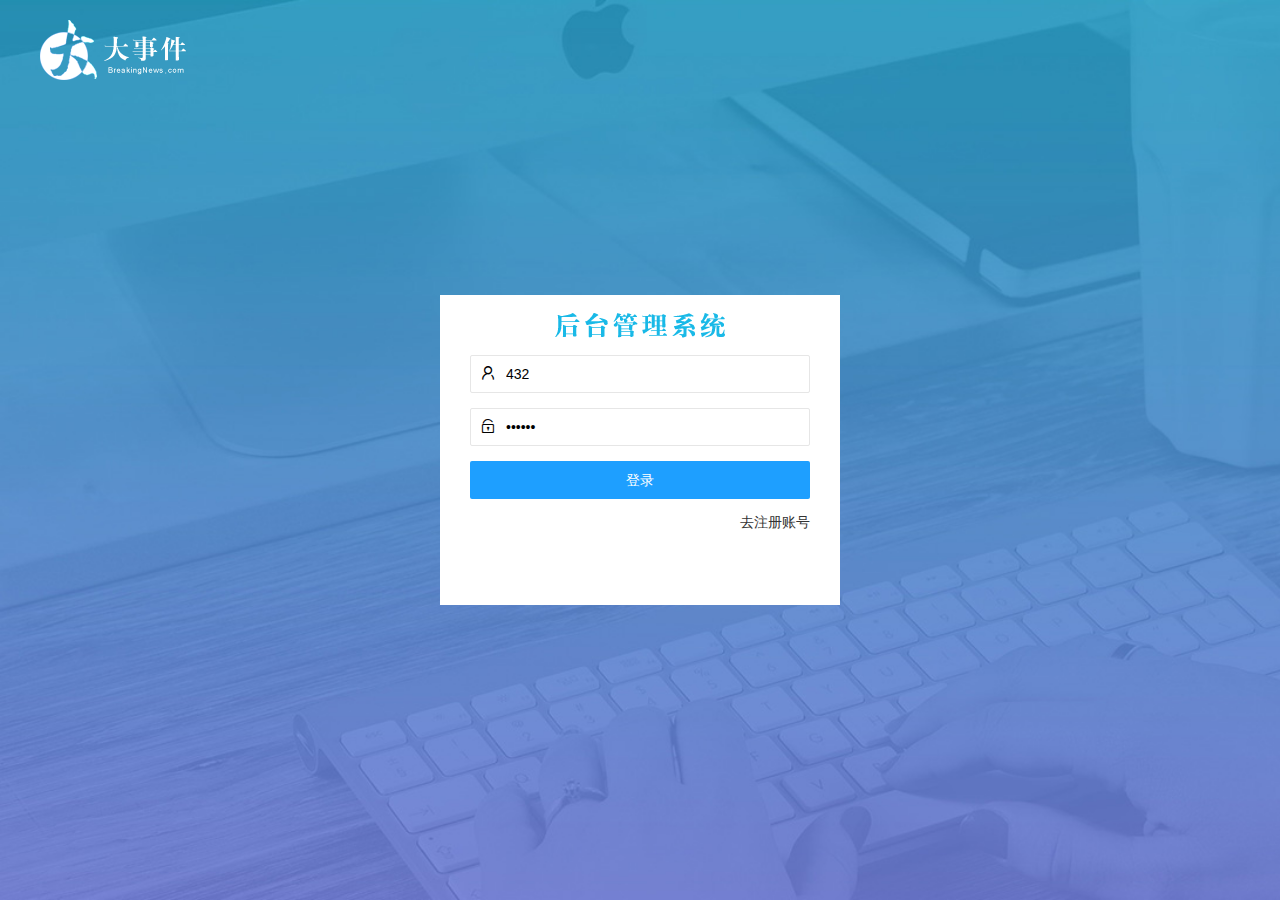
<file: login.html>
<!DOCTYPE html>
<html lang="en">

<head>
    <meta charset="UTF-8">
    <meta http-equiv="X-UA-Compatible" content="IE=edge">
    <meta name="viewport" content="width=device-width, initial-scale=1.0">
    <title>大事件-登录页面</title>
    <!-- 引入 layui css 文件 -->
    <link rel="stylesheet" href="./assets/lib/layui/css/layui.css">
    <!-- 引入自己的css文件 -->
    <link rel="stylesheet" href="./assets/css/login.css">
</head>

<body>
    <!-- 头部区域 -->
    <div class="header">
        <img src="/assets/images/logo.png" alt="">
    </div>

    <!-- 登录区域 -->

    <div class="loginBox">
        <!-- 登录头部标题 -->
        <div class="titele"></div>

        <!-- 登录表单 -->
        <div class="login-box">
            <form class="layui-form" id="form_login">
                <div class="layui-form-item">
                    <i class="layui-icon layui-icon-username"></i>
                    <input value="432" type="text" name="username" required lay-verify="required" placeholder="请输入用户名"
                        autocomplete="off" class="layui-input">

                </div>
                <div class="layui-form-item">
                    <i class="layui-icon layui-icon-password"></i>
                    <input value="432432" type="password" name="password" required lay-verify="required|pwd"
                        placeholder="请输入密码" autocomplete="off" class="layui-input">
                </div>

                <div class="layui-form-item">
                    <button class="layui-btn layui-btn-fluid layui-btn-normal" lay-submit
                        lay-filter="formDemo">登录</button>
                </div>
                <div class="layui-form-item links">
                    <a href="javascript:;" id="link-reg">去注册账号</a>
                </div>
            </form>
        </div>


        <!-- 注册表单 -->
        <div class="reg-box" style="display: none;">

            <form class="layui-form" id="form_reg">
                <!-- 用户名 -->
                <div class="layui-form-item">
                    <i class="layui-icon layui-icon-username"></i>
                    <input type="text" name="username" required lay-verify="required" placeholder="请输入用户名"
                        autocomplete="off" class="layui-input">
                </div>
                <!-- 密码 -->
                <div class="layui-form-item">
                    <i class="layui-icon layui-icon-password"></i>
                    <input type="text" name="password" required lay-verify="required|pwd" placeholder="请输入密码"
                        autocomplete="off" class="layui-input">
                </div>
                <!-- 再次确认密码 -->
                <div class="layui-form-item">
                    <i class="layui-icon layui-icon-password"></i>
                    <input type="text" name="repassword" required lay-verify="required|pwd|repwd" placeholder="再次确认密码"
                        autocomplete="off" class="layui-input">
                </div>

                <div class="layui-form-item">
                    <button class="layui-btn layui-btn-fluid layui-btn-normal" lay-submit
                        lay-filter="formDemo">注册</button>
                </div>
                <div class="layui-form-item links">
                    <a href="javascript:;" id="link-login">去登录</a>
                </div>
            </form>


        </div>

    </div>




    <!-- layui 的 介绍文件个jQuery 文件没有关联 -->
    <script src="/assets/lib/layui/layui.all.js"></script>
    <!-- 引入jQuery -->
    <script src="/assets/lib/jquery.js"></script>
    <!-- 引入baseAPI 优化服务器路径地址 -->
    <script src="/assets/js/baseAPI.js"></script>
    <!-- 引入自己的js -->
    <script src="/assets/js/login.js"></script>
</body>

</html>
</file>
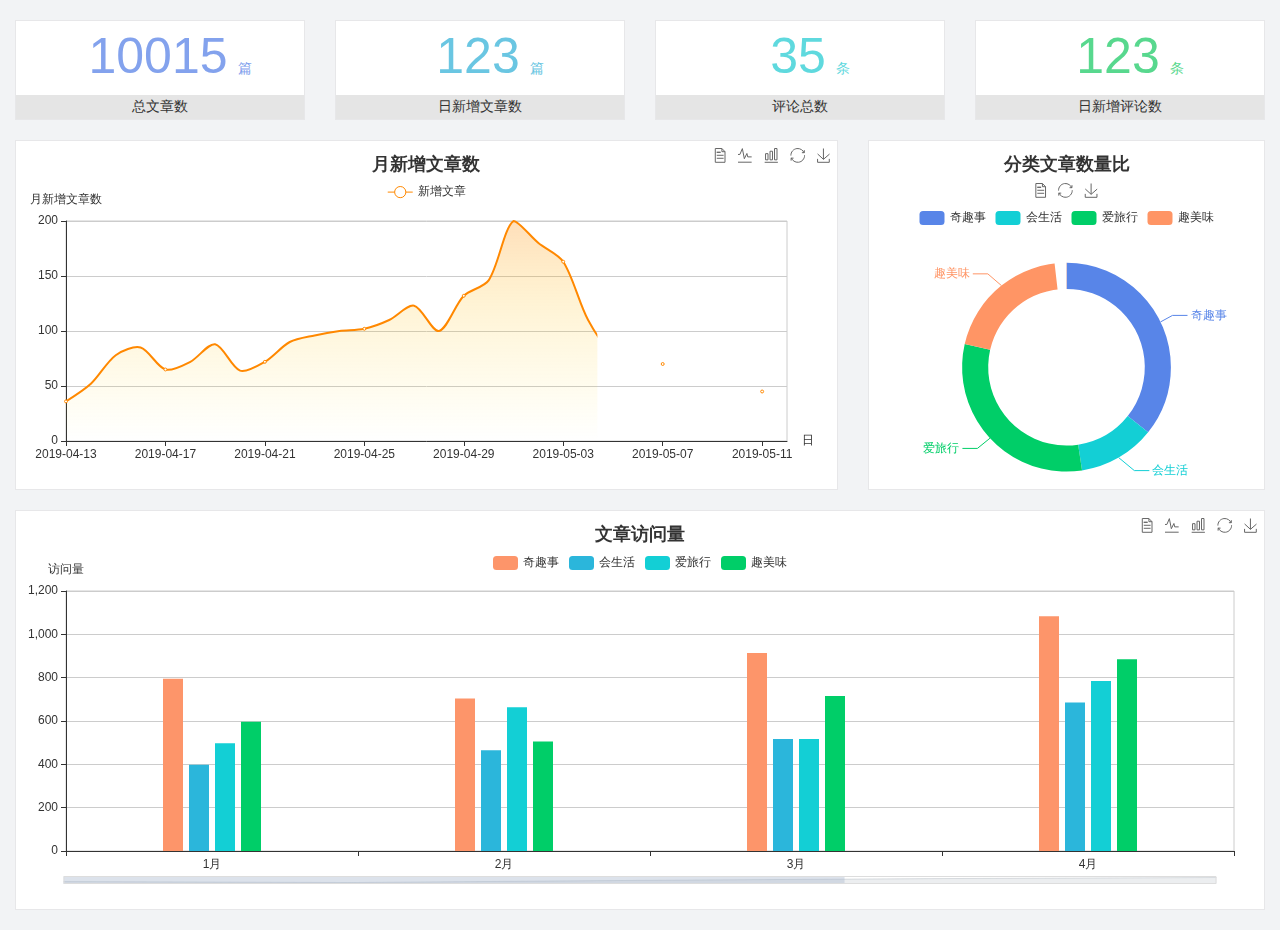
<file: home/dashboard.html>
<!DOCTYPE html>
<html lang="en">

<head>
  <meta charset="UTF-8">
  <meta name="viewport" content="width=device-width, initial-scale=1.0">
  <meta http-equiv="X-UA-Compatible" content="ie=edge">
  <title>图表统计</title>
  <link rel="stylesheet" href="../assets/lib/bootstrap.css" />
  <link rel="stylesheet" href="../assets/lib/main.css" />
  <script src="../assets/lib/jquery.js"></script>
  <script type="text/javascript" src="../assets/lib/echarts.min.js"></script>
</head>

<body>
  <div class="container-fluid">
    <div class="row spannel_list">
      <div class="col-sm-3 col-xs-6">
        <div class="spannel">
          <em>10015</em><span>篇</span>
          <b>总文章数</b>
        </div>
      </div>
      <div class="col-sm-3 col-xs-6">
        <div class="spannel scolor01">
          <em>123</em><span>篇</span>
          <b>日新增文章数</b>
        </div>
      </div>
      <div class="col-sm-3 col-xs-6">
        <div class="spannel scolor02">
          <em>35</em><span>条</span>
          <b>评论总数</b>
        </div>
      </div>
      <div class="col-sm-3 col-xs-6">
        <div class="spannel scolor03">
          <em>123</em><span>条</span>
          <b>日新增评论数</b>
        </div>
      </div>
    </div>
  </div>

  <div class="container-fluid">
    <div class="row curve-pie">
      <div class="col-lg-8 col-md-8">
        <div class="gragh_pannel" id="curve_show"></div>
      </div>
      <div class="col-lg-4 col-md-4">
        <div class="gragh_pannel" id="pie_show"></div>
      </div>
    </div>
  </div>

  <div class="container-fluid">
    <div class="column_pannel" id="column_show"></div>
  </div>

  <script>
    var oChart = echarts.init(document.getElementById('curve_show'));
    var aList_all = [
      { 'count': 36, 'date': '2019-04-13' },
      { 'count': 52, 'date': '2019-04-14' },
      { 'count': 78, 'date': '2019-04-15' },
      { 'count': 85, 'date': '2019-04-16' },
      { 'count': 65, 'date': '2019-04-17' },
      { 'count': 72, 'date': '2019-04-18' },
      { 'count': 88, 'date': '2019-04-19' },
      { 'count': 64, 'date': '2019-04-20' },
      { 'count': 72, 'date': '2019-04-21' },
      { 'count': 90, 'date': '2019-04-22' },
      { 'count': 96, 'date': '2019-04-23' },
      { 'count': 100, 'date': '2019-04-24' },
      { 'count': 102, 'date': '2019-04-25' },
      { 'count': 110, 'date': '2019-04-26' },
      { 'count': 123, 'date': '2019-04-27' },
      { 'count': 100, 'date': '2019-04-28' },
      { 'count': 132, 'date': '2019-04-29' },
      { 'count': 146, 'date': '2019-04-30' },
      { 'count': 200, 'date': '2019-05-01' },
      { 'count': 180, 'date': '2019-05-02' },
      { 'count': 163, 'date': '2019-05-03' },
      { 'count': 110, 'date': '2019-05-04' },
      { 'count': 80, 'date': '2019-05-05' },
      { 'count': 82, 'date': '2019-05-06' },
      { 'count': 70, 'date': '2019-05-07' },
      { 'count': 65, 'date': '2019-05-08' },
      { 'count': 54, 'date': '2019-05-09' },
      { 'count': 40, 'date': '2019-05-10' },
      { 'count': 45, 'date': '2019-05-11' },
      { 'count': 38, 'date': '2019-05-12' },
    ];

    let aCount = [];
    let aDate = [];

    for (var i = 0; i < aList_all.length; i++) {
      aCount.push(aList_all[i].count);
      aDate.push(aList_all[i].date);
    }

    var chartopt = {
      title: {
        text: '月新增文章数',
        left: 'center',
        top: '10'
      },
      tooltip: {
        trigger: 'axis'
      },
      legend: {
        data: ['新增文章'],
        top: '40'
      },
      toolbox: {
        show: true,
        feature: {
          mark: { show: true },
          dataView: { show: true, readOnly: false },
          magicType: { show: true, type: ['line', 'bar'] },
          restore: { show: true },
          saveAsImage: { show: true }
        }
      },
      calculable: true,
      xAxis: [
        {
          name: '日',
          type: 'category',
          boundaryGap: false,
          data: aDate
        }
      ],
      yAxis: [
        {
          name: '月新增文章数',
          type: 'value'
        }
      ],
      series: [
        {
          name: '新增文章',
          type: 'line',
          smooth: true,
          itemStyle: { normal: { areaStyle: { type: 'default' }, color: '#f80' }, lineStyle: { color: '#f80' } },
          data: aCount
        }],
      areaStyle: {
        normal: {
          color: new echarts.graphic.LinearGradient(0, 0, 0, 1, [{
            offset: 0,
            color: 'rgba(255,136,0,0.39)'
          }, {
            offset: .34,
            color: 'rgba(255,180,0,0.25)'
          }, {
            offset: 1,
            color: 'rgba(255,222,0,0.00)'
          }])

        }
      },
      grid: {
        show: true,
        x: 50,
        x2: 50,
        y: 80,
        height: 220
      }
    };

    oChart.setOption(chartopt);


    var oPie = echarts.init(document.getElementById('pie_show'));
    var oPieopt =
    {
      title: {
        top: 10,
        text: '分类文章数量比',
        x: 'center'
      },
      tooltip: {
        trigger: 'item',
        formatter: "{a} <br/>{b} : {c} ({d}%)"
      },
      color: ['#5885e8', '#13cfd5', '#00ce68', '#ff9565'],
      legend: {
        x: 'center',
        top: 65,
        data: ['奇趣事', '会生活', '爱旅行', '趣美味']
      },
      toolbox: {
        show: true,
        x: 'center',
        top: 35,
        feature: {
          mark: { show: true },
          dataView: { show: true, readOnly: false },
          magicType: {
            show: true,
            type: ['pie', 'funnel'],
            option: {
              funnel: {
                x: '25%',
                width: '50%',
                funnelAlign: 'left',
                max: 1548
              }
            }
          },
          restore: { show: true },
          saveAsImage: { show: true }
        }
      },
      calculable: true,
      series: [
        {
          name: '访问来源',
          type: 'pie',
          radius: ['45%', '60%'],
          center: ['50%', '65%'],
          data: [
            { value: 300, name: '奇趣事' },
            { value: 100, name: '会生活' },
            { value: 260, name: '爱旅行' },
            { value: 180, name: '趣美味' }
          ]
        }
      ]
    };
    oPie.setOption(oPieopt);



    var oColumn = this.echarts.init(document.getElementById('column_show'));
    var oColumnopt =
    {
      title: {
        text: '文章访问量',
        left: 'center',
        top: '10'
      },
      tooltip: {
        trigger: 'axis'
      },
      legend: {
        data: ['奇趣事', '会生活', '爱旅行', '趣美味'],
        top: '40'
      },
      toolbox: {
        show: true,
        feature: {
          mark: { show: true },
          dataView: { show: true, readOnly: false },
          magicType: { show: true, type: ['line', 'bar'] },
          restore: { show: true },
          saveAsImage: { show: true }
        }
      },
      calculable: true,
      xAxis: [
        {
          type: 'category',
          data: ['1月', '2月', '3月', '4月', '5月']
        }
      ],
      yAxis: [
        {
          name: '访问量',
          type: 'value'
        }
      ],
      series: [
        {
          name: '奇趣事',
          type: 'bar',
          barWidth: 20,
          itemStyle: {
            normal: { areaStyle: { type: 'default' }, color: '#fd956a' }
          },
          data: [800, 708, 920, 1090, 1200]
        },
        {
          name: '会生活',
          type: 'bar',
          barWidth: 20,
          itemStyle: {
            normal: { areaStyle: { type: 'default' }, color: '#2bb6db' }
          },
          data: [400, 468, 520, 690, 800]
        },
        {
          name: '爱旅行',
          type: 'bar',
          barWidth: 20,
          itemStyle: {
            normal: { areaStyle: { type: 'default' }, color: '#13cfd5' }
          },
          data: [500, 668, 520, 790, 900]
        },
        {
          name: '趣美味',
          type: 'bar',
          barWidth: 20,
          itemStyle: {
            normal: { areaStyle: { type: 'default' }, color: '#00ce68' }
          },
          data: [600, 508, 720, 890, 1000]
        }
      ],
      grid: {
        show: true,
        x: 50,
        x2: 30,
        y: 80,
        height: 260
      },
      dataZoom: [//给x轴设置滚动条
        {
          start: 0,//默认为0
          end: 100 - 1000 / 31,//默认为100
          type: 'slider',
          show: true,
          xAxisIndex: [0],
          handleSize: 0,//滑动条的 左右2个滑动条的大小
          height: 8,//组件高度
          left: 45, //左边的距离
          right: 50,//右边的距离
          bottom: 26,//右边的距离
          handleColor: '#ddd',//h滑动图标的颜色
          handleStyle: {
            borderColor: "#cacaca",
            borderWidth: "1",
            shadowBlur: 2,
            background: "#ddd",
            shadowColor: "#ddd",
          }
        }]
    };
    oColumn.setOption(oColumnopt);
  </script>
</body>

</html>
</file>
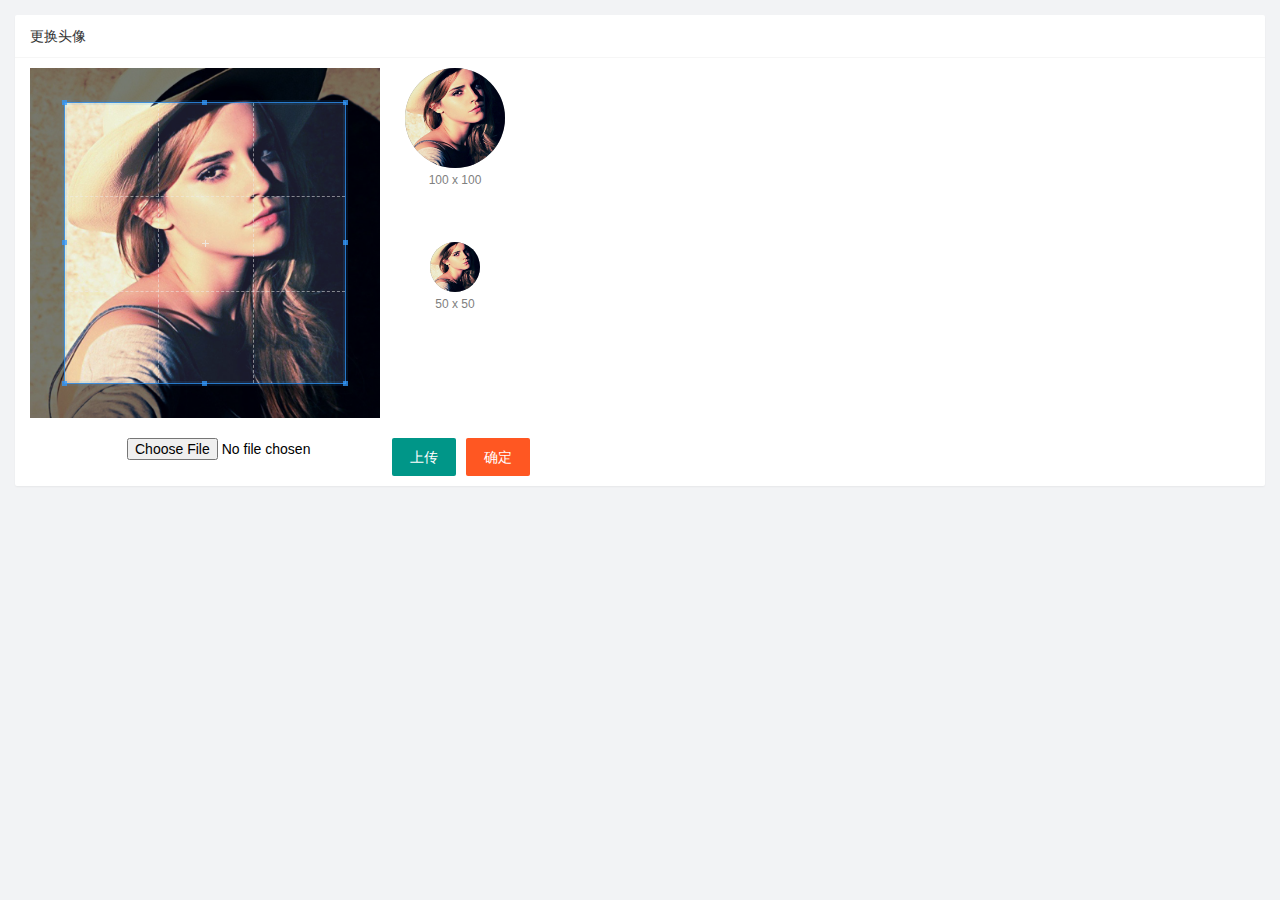
<file: user/user_avatar.html>
<!DOCTYPE html>
<html lang="en">

<head>
    <meta charset="UTF-8">
    <meta http-equiv="X-UA-Compatible" content="IE=edge">
    <meta name="viewport" content="width=device-width, initial-scale=1.0">
    <title>Document</title>
    <link rel="stylesheet" href="/assets/lib/layui/css/layui.css">
    <link rel="stylesheet" href="/assets/lib/cropper/cropper.css">
    <link rel="stylesheet" href="/assets/css/user/user_avatar.css">
</head>

<body>
    <div class="layui-card">
        <div class="layui-card-header">更换头像</div>
        <div class="layui-card-body">
            <!-- 第一行的图片裁剪和预览区域 -->
            <div class="row1">
                <!-- 图片裁剪区域 -->
                <div class="cropper-box">
                    <!-- 这个 img 标签很重要，将来会把它初始化为裁剪区域 -->
                    <img id="image" src="/assets/images/sample.jpg" />
                </div>
                <!-- 图片的预览区域 -->
                <div class="preview-box">
                    <div>
                        <!-- 宽高为 100px 的预览区域 -->
                        <div class="img-preview w100"></div>
                        <p class="size">100 x 100</p>
                    </div>
                    <div>
                        <!-- 宽高为 50px 的预览区域 -->
                        <div class="img-preview w50"></div>
                        <p class="size">50 x 50</p>
                    </div>
                </div>
            </div>

            <!-- 第二行的按钮区域 -->
            <div class="row2">
                <input type="file" id="file" accept="image/png,image/jpeg">
                <button id="btnChooseImage" type="button" class="layui-btn">上传</button>
                <button id="btnUpload" type="button" class="layui-btn layui-btn-danger">确定</button>
            </div>
        </div>
    </div>


    <!-- 导入 layui.all.js -->
    <script src="/assets/lib/layui/layui.all.js"></script>
    <!-- 导入 jQuery.js -->
    <script src="/assets/lib/jquery.js"></script>
    <!-- 导入 Cropper.js -->
    <script src="/assets/lib/cropper/Cropper.js"></script>
    <!-- 导入 jquery-cropper.js(将 Cropper 里的方法挂载到 jQuery 原型上) -->
    <script src="/assets/lib/cropper/jquery-cropper.js"></script>
    <!-- 导入 baseAPI.js -->
    <script src="/assets/js/baseAPI.js"></script>
    <!-- 导入自己的 js 文件 -->
    <script src="/assets/js/user/user_avatar.js"></script>
</body>

</html>
</file>
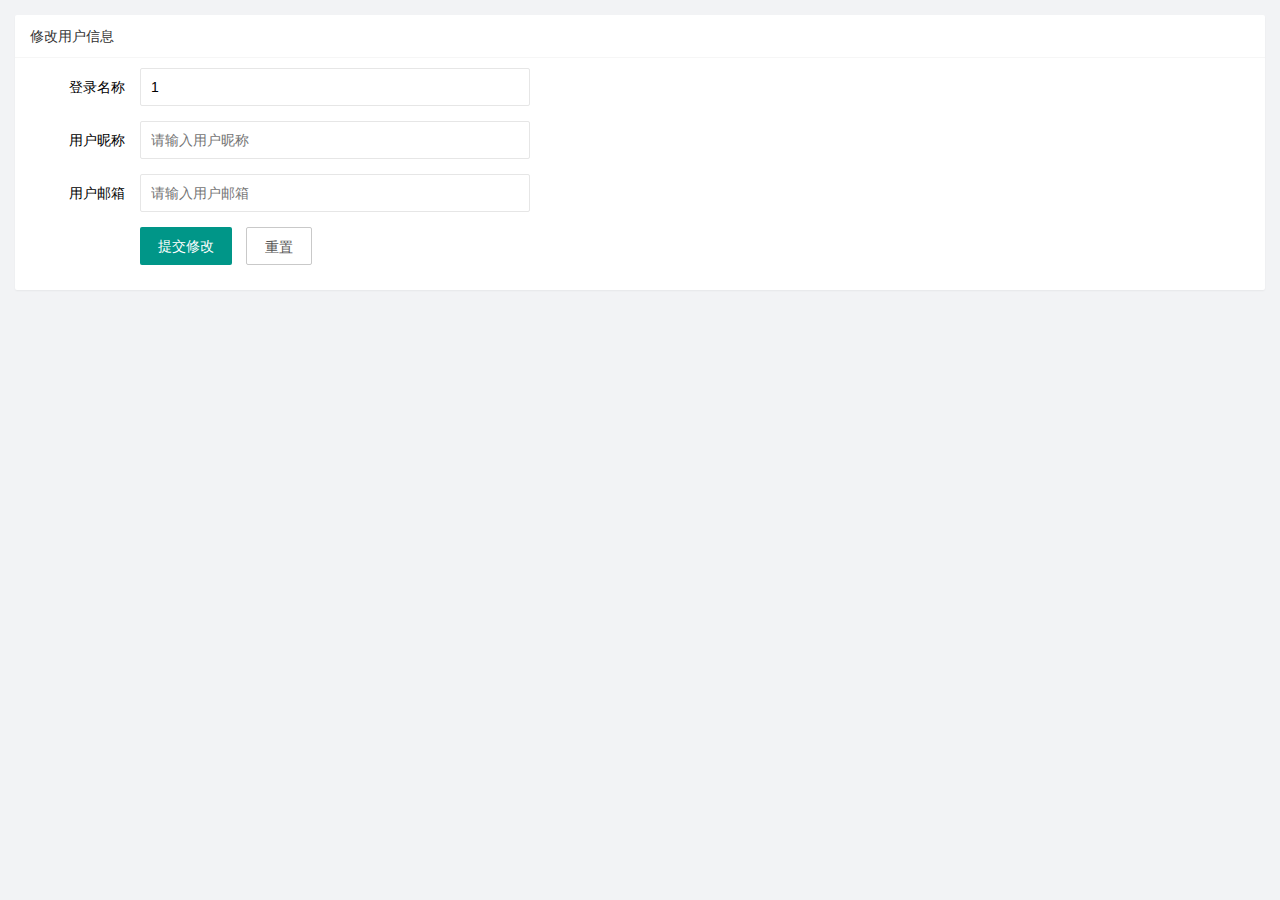
<file: user/user_info.html>
<!DOCTYPE html>
<html lang="en">

<head>
    <meta charset="UTF-8">
    <meta http-equiv="X-UA-Compatible" content="IE=edge">
    <meta name="viewport" content="width=device-width, initial-scale=1.0">
    <title>Document</title>
    <link rel="stylesheet" href="/assets/lib/layui/css/layui.css">
    <link rel="stylesheet" href="/assets/css/user/user_info.css">
</head>

<body>
    <div class="layui-card">
        <div class="layui-card-header">修改用户信息</div>
        <div class="layui-card-body">
            <form class="layui-form" lay-filter="formUserInfo" action="">
                <!-- id -->
                <input type="hidden" name="id">
                <div class="layui-form-item">
                    <label class="layui-form-label">登录名称</label>
                    <div class="layui-input-block">
                        <input value="1" readonly type="text" name="username" required lay-verify="required"
                            placeholder="请输入登录名称" autocomplete="off" class="layui-input">
                    </div>
                </div>
                <div class="layui-form-item">
                    <label class="layui-form-label">用户昵称</label>
                    <div class="layui-input-block">
                        <input type="text" name="nickname" required lay-verify="required|nickname" placeholder="请输入用户昵称"
                            autocomplete="off" class="layui-input">
                    </div>
                </div>
                <div class="layui-form-item">
                    <label class="layui-form-label">用户邮箱</label>
                    <div class="layui-input-block">
                        <input type="text" name="email" required lay-verify="required|email" placeholder="请输入用户邮箱"
                            autocomplete="off" class="layui-input">
                    </div>
                </div>
                <div class="layui-form-item">
                    <div class="layui-input-block">
                        <button class="layui-btn" lay-submit lay-filter="formDemo">提交修改 </button>
                        <button type="reset" id="btnReset" class="layui-btn layui-btn-primary">重置</button>
                    </div>
                </div>
            </form>
        </div>
    </div>


    <!-- 导入 layui.all.js -->
    <script src="/assets/lib/layui/layui.all.js"></script>
    <!-- 导入 jQuery.js -->
    <script src="/assets/lib/jquery.js"></script>
    <!-- 导入 baseAPI.js -->
    <script src="/assets/js/baseAPI.js"></script>
    <!-- 导入自己的 js 文件 -->
    <script src="/assets/js/user/user_info.js"></script>
</body>

</html>
</file>
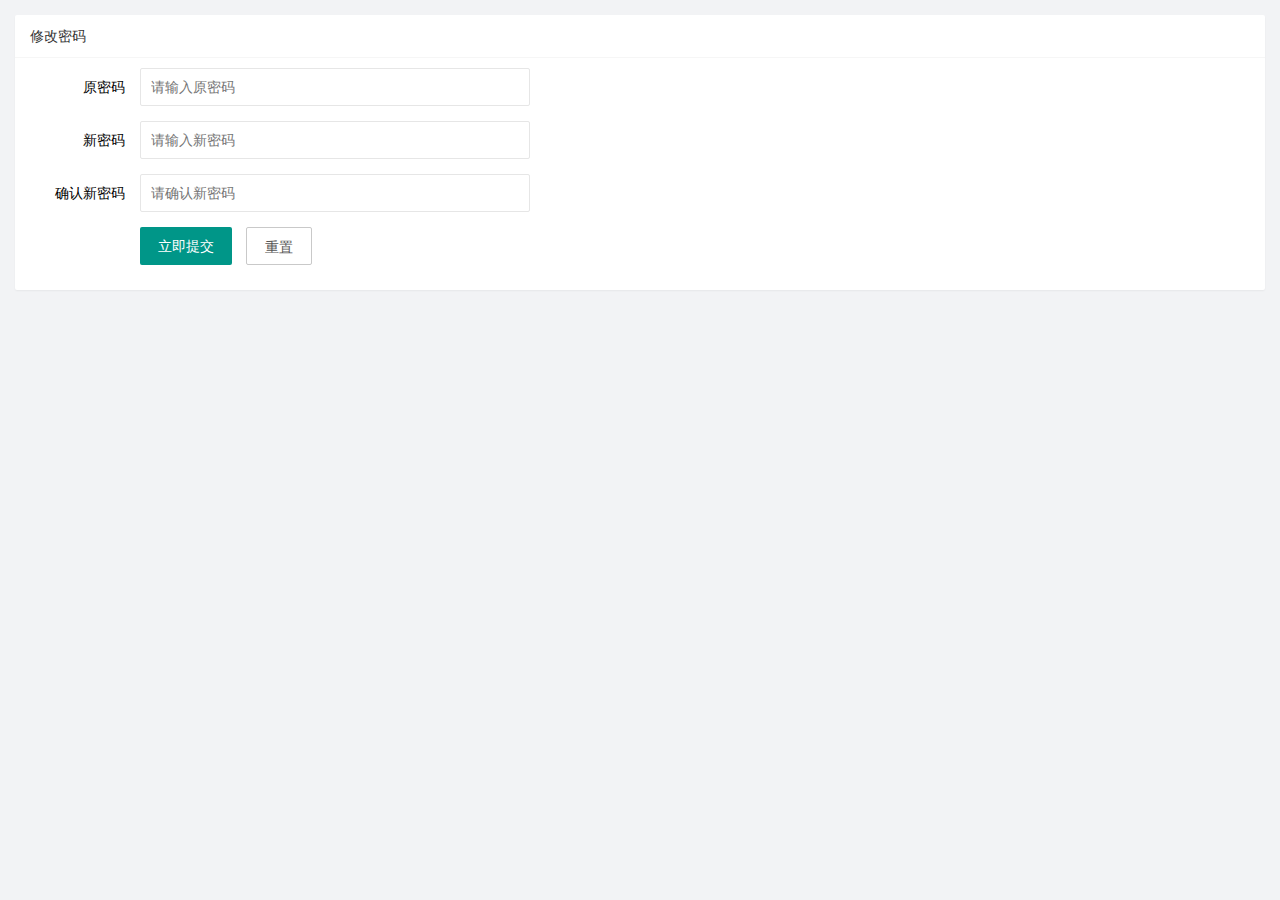
<file: user/user_pwd.html>
<!DOCTYPE html>
<html lang="en">

<head>
    <meta charset="UTF-8">
    <meta http-equiv="X-UA-Compatible" content="IE=edge">
    <meta name="viewport" content="width=device-width, initial-scale=1.0">
    <title>Document</title>
    <link rel="stylesheet" href="/assets/lib/layui/css/layui.css">
    <link rel="stylesheet" href="/assets/css/user/user_pwd.css">
</head>

<body>
    <div class="layui-card">
        <div class="layui-card-header">修改密码</div>
        <div class="layui-card-body">
            <!-- 修改密码 form表单 -->
            <form class="layui-form" action="">
                <!-- 原密码 -->
                <div class="layui-form-item">
                    <label class="layui-form-label">原密码</label>
                    <div class="layui-input-block">
                        <input type="text" name="oldPwd" required lay-verify="required|pwd" placeholder="请输入原密码"
                            autocomplete="off" class="layui-input">
                    </div>
                </div>
                <!-- 新密码 -->
                <div class="layui-form-item">
                    <label class="layui-form-label">新密码</label>
                    <div class="layui-input-block">
                        <input type="text" name="newPwd" required lay-verify="required|pwd|samePwd" placeholder="请输入新密码"
                            autocomplete="off" class="layui-input">
                    </div>
                </div>
                <!-- 确认新密码 -->
                <div class="layui-form-item">
                    <label class="layui-form-label">确认新密码</label>
                    <div class="layui-input-block">
                        <input type="text" name="rePwd" required lay-verify="required|pwd|rePwd" placeholder="请确认新密码"
                            autocomplete="off" class="layui-input">
                    </div>
                </div>
                <!-- 按钮 -->
                <div class="layui-form-item">
                    <div class="layui-input-block">
                        <button class="layui-btn" lay-submit lay-filter="formDemo">立即提交</button>
                        <button type="reset" class="layui-btn layui-btn-primary">重置</button>
                    </div>
                </div>
            </form>
        </div>
    </div>


    <!-- 导入 layui.all.js -->
    <script src="/assets/lib/layui/layui.all.js"></script>
    <!-- 导入 jQuery.js -->
    <script src="/assets/lib/jquery.js"></script>
    <!-- 导入 baseAPI.js -->
    <script src="/assets/js/baseAPI.js"></script>
    <!-- 导入自己的 js 文件 -->
    <script src="/assets/js/user/user_pwd.js"></script>
</body>

</html>
</file>
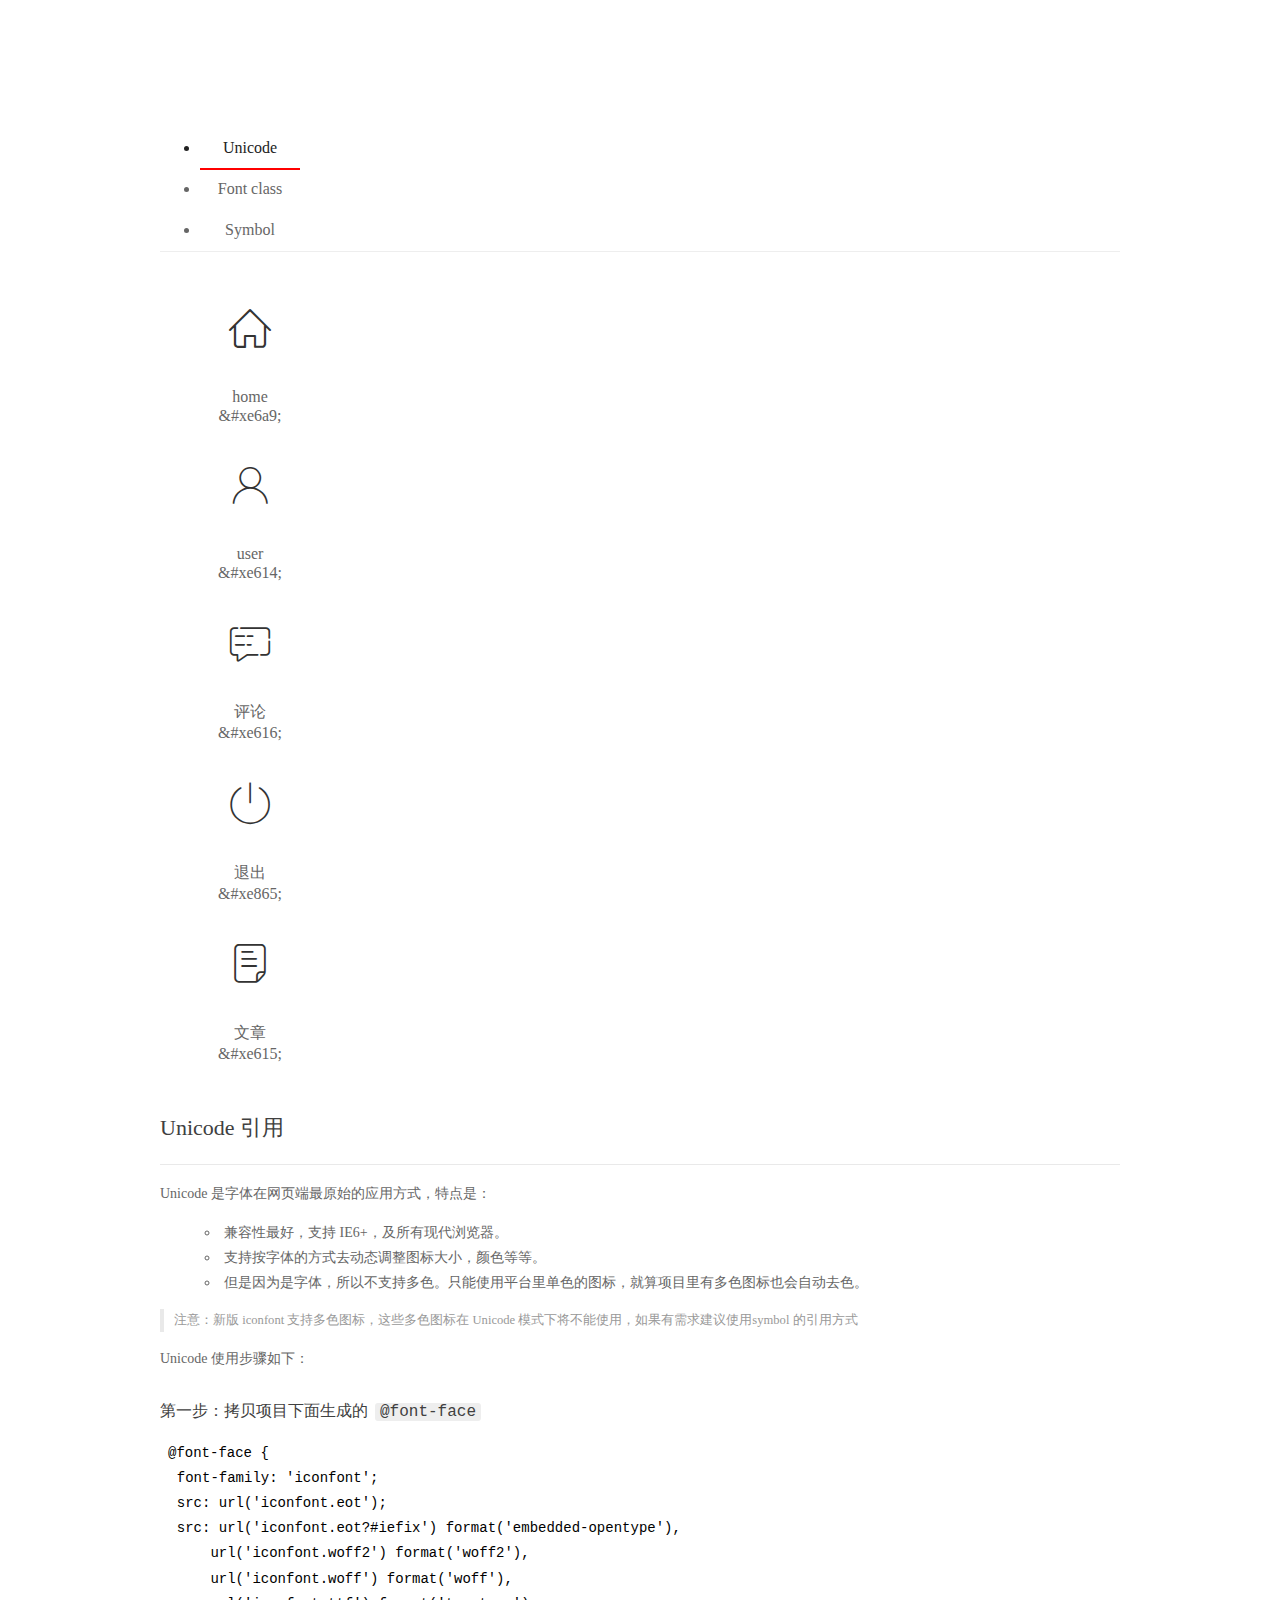
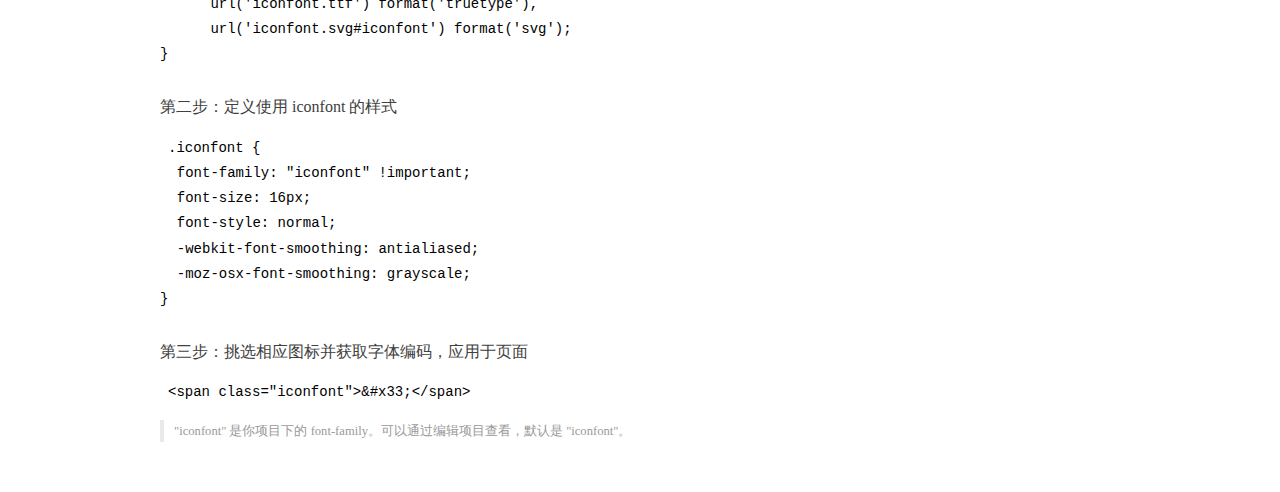
<file: assets/fonts/demo_index.html>
<!DOCTYPE html>
<html>
<head>
  <meta charset="utf-8"/>
  <title>IconFont Demo</title>
  <link rel="shortcut icon" href="https://gtms04.alicdn.com/tps/i4/TB1_oz6GVXXXXaFXpXXJDFnIXXX-64-64.ico" type="image/x-icon"/>
  <link rel="stylesheet" href="https://g.alicdn.com/thx/cube/1.3.2/cube.min.css">
  <link rel="stylesheet" href="demo.css">
  <link rel="stylesheet" href="iconfont.css">
  <script src="iconfont.js"></script>
  <!-- jQuery -->
  <script src="https://a1.alicdn.com/oss/uploads/2018/12/26/7bfddb60-08e8-11e9-9b04-53e73bb6408b.js"></script>
  <!-- 代码高亮 -->
  <script src="https://a1.alicdn.com/oss/uploads/2018/12/26/a3f714d0-08e6-11e9-8a15-ebf944d7534c.js"></script>
</head>
<body>
  <div class="main">
    <h1 class="logo"><a href="https://www.iconfont.cn/" title="iconfont 首页" target="_blank">&#xe86b;</a></h1>
    <div class="nav-tabs">
      <ul id="tabs" class="dib-box">
        <li class="dib active"><span>Unicode</span></li>
        <li class="dib"><span>Font class</span></li>
        <li class="dib"><span>Symbol</span></li>
      </ul>
      
    </div>
    <div class="tab-container">
      <div class="content unicode" style="display: block;">
          <ul class="icon_lists dib-box">
          
            <li class="dib">
              <span class="icon iconfont">&#xe6a9;</span>
                <div class="name">home</div>
                <div class="code-name">&amp;#xe6a9;</div>
              </li>
          
            <li class="dib">
              <span class="icon iconfont">&#xe614;</span>
                <div class="name">user</div>
                <div class="code-name">&amp;#xe614;</div>
              </li>
          
            <li class="dib">
              <span class="icon iconfont">&#xe616;</span>
                <div class="name">评论</div>
                <div class="code-name">&amp;#xe616;</div>
              </li>
          
            <li class="dib">
              <span class="icon iconfont">&#xe865;</span>
                <div class="name">退出</div>
                <div class="code-name">&amp;#xe865;</div>
              </li>
          
            <li class="dib">
              <span class="icon iconfont">&#xe615;</span>
                <div class="name">文章</div>
                <div class="code-name">&amp;#xe615;</div>
              </li>
          
          </ul>
          <div class="article markdown">
          <h2 id="unicode-">Unicode 引用</h2>
          <hr>

          <p>Unicode 是字体在网页端最原始的应用方式，特点是：</p>
          <ul>
            <li>兼容性最好，支持 IE6+，及所有现代浏览器。</li>
            <li>支持按字体的方式去动态调整图标大小，颜色等等。</li>
            <li>但是因为是字体，所以不支持多色。只能使用平台里单色的图标，就算项目里有多色图标也会自动去色。</li>
          </ul>
          <blockquote>
            <p>注意：新版 iconfont 支持多色图标，这些多色图标在 Unicode 模式下将不能使用，如果有需求建议使用symbol 的引用方式</p>
          </blockquote>
          <p>Unicode 使用步骤如下：</p>
          <h3 id="-font-face">第一步：拷贝项目下面生成的 <code>@font-face</code></h3>
<pre><code class="language-css"
>@font-face {
  font-family: 'iconfont';
  src: url('iconfont.eot');
  src: url('iconfont.eot?#iefix') format('embedded-opentype'),
      url('iconfont.woff2') format('woff2'),
      url('iconfont.woff') format('woff'),
      url('iconfont.ttf') format('truetype'),
      url('iconfont.svg#iconfont') format('svg');
}
</code></pre>
          <h3 id="-iconfont-">第二步：定义使用 iconfont 的样式</h3>
<pre><code class="language-css"
>.iconfont {
  font-family: "iconfont" !important;
  font-size: 16px;
  font-style: normal;
  -webkit-font-smoothing: antialiased;
  -moz-osx-font-smoothing: grayscale;
}
</code></pre>
          <h3 id="-">第三步：挑选相应图标并获取字体编码，应用于页面</h3>
<pre>
<code class="language-html"
>&lt;span class="iconfont"&gt;&amp;#x33;&lt;/span&gt;
</code></pre>
          <blockquote>
            <p>"iconfont" 是你项目下的 font-family。可以通过编辑项目查看，默认是 "iconfont"。</p>
          </blockquote>
          </div>
      </div>
      <div class="content font-class">
        <ul class="icon_lists dib-box">
          
          <li class="dib">
            <span class="icon iconfont icon-home"></span>
            <div class="name">
              home
            </div>
            <div class="code-name">.icon-home
            </div>
          </li>
          
          <li class="dib">
            <span class="icon iconfont icon-user"></span>
            <div class="name">
              user
            </div>
            <div class="code-name">.icon-user
            </div>
          </li>
          
          <li class="dib">
            <span class="icon iconfont icon-pinglun"></span>
            <div class="name">
              评论
            </div>
            <div class="code-name">.icon-pinglun
            </div>
          </li>
          
          <li class="dib">
            <span class="icon iconfont icon-tuichu"></span>
            <div class="name">
              退出
            </div>
            <div class="code-name">.icon-tuichu
            </div>
          </li>
          
          <li class="dib">
            <span class="icon iconfont icon-16"></span>
            <div class="name">
              文章
            </div>
            <div class="code-name">.icon-16
            </div>
          </li>
          
        </ul>
        <div class="article markdown">
        <h2 id="font-class-">font-class 引用</h2>
        <hr>

        <p>font-class 是 Unicode 使用方式的一种变种，主要是解决 Unicode 书写不直观，语意不明确的问题。</p>
        <p>与 Unicode 使用方式相比，具有如下特点：</p>
        <ul>
          <li>兼容性良好，支持 IE8+，及所有现代浏览器。</li>
          <li>相比于 Unicode 语意明确，书写更直观。可以很容易分辨这个 icon 是什么。</li>
          <li>因为使用 class 来定义图标，所以当要替换图标时，只需要修改 class 里面的 Unicode 引用。</li>
          <li>不过因为本质上还是使用的字体，所以多色图标还是不支持的。</li>
        </ul>
        <p>使用步骤如下：</p>
        <h3 id="-fontclass-">第一步：引入项目下面生成的 fontclass 代码：</h3>
<pre><code class="language-html">&lt;link rel="stylesheet" href="./iconfont.css"&gt;
</code></pre>
        <h3 id="-">第二步：挑选相应图标并获取类名，应用于页面：</h3>
<pre><code class="language-html">&lt;span class="iconfont icon-xxx"&gt;&lt;/span&gt;
</code></pre>
        <blockquote>
          <p>"
            iconfont" 是你项目下的 font-family。可以通过编辑项目查看，默认是 "iconfont"。</p>
        </blockquote>
      </div>
      </div>
      <div class="content symbol">
          <ul class="icon_lists dib-box">
          
            <li class="dib">
                <svg class="icon svg-icon" aria-hidden="true">
                  <use xlink:href="#icon-home"></use>
                </svg>
                <div class="name">home</div>
                <div class="code-name">#icon-home</div>
            </li>
          
            <li class="dib">
                <svg class="icon svg-icon" aria-hidden="true">
                  <use xlink:href="#icon-user"></use>
                </svg>
                <div class="name">user</div>
                <div class="code-name">#icon-user</div>
            </li>
          
            <li class="dib">
                <svg class="icon svg-icon" aria-hidden="true">
                  <use xlink:href="#icon-pinglun"></use>
                </svg>
                <div class="name">评论</div>
                <div class="code-name">#icon-pinglun</div>
            </li>
          
            <li class="dib">
                <svg class="icon svg-icon" aria-hidden="true">
                  <use xlink:href="#icon-tuichu"></use>
                </svg>
                <div class="name">退出</div>
                <div class="code-name">#icon-tuichu</div>
            </li>
          
            <li class="dib">
                <svg class="icon svg-icon" aria-hidden="true">
                  <use xlink:href="#icon-16"></use>
                </svg>
                <div class="name">文章</div>
                <div class="code-name">#icon-16</div>
            </li>
          
          </ul>
          <div class="article markdown">
          <h2 id="symbol-">Symbol 引用</h2>
          <hr>

          <p>这是一种全新的使用方式，应该说这才是未来的主流，也是平台目前推荐的用法。相关介绍可以参考这篇<a href="">文章</a>
            这种用法其实是做了一个 SVG 的集合，与另外两种相比具有如下特点：</p>
          <ul>
            <li>支持多色图标了，不再受单色限制。</li>
            <li>通过一些技巧，支持像字体那样，通过 <code>font-size</code>, <code>color</code> 来调整样式。</li>
            <li>兼容性较差，支持 IE9+，及现代浏览器。</li>
            <li>浏览器渲染 SVG 的性能一般，还不如 png。</li>
          </ul>
          <p>使用步骤如下：</p>
          <h3 id="-symbol-">第一步：引入项目下面生成的 symbol 代码：</h3>
<pre><code class="language-html">&lt;script src="./iconfont.js"&gt;&lt;/script&gt;
</code></pre>
          <h3 id="-css-">第二步：加入通用 CSS 代码（引入一次就行）：</h3>
<pre><code class="language-html">&lt;style&gt;
.icon {
  width: 1em;
  height: 1em;
  vertical-align: -0.15em;
  fill: currentColor;
  overflow: hidden;
}
&lt;/style&gt;
</code></pre>
          <h3 id="-">第三步：挑选相应图标并获取类名，应用于页面：</h3>
<pre><code class="language-html">&lt;svg class="icon" aria-hidden="true"&gt;
  &lt;use xlink:href="#icon-xxx"&gt;&lt;/use&gt;
&lt;/svg&gt;
</code></pre>
          </div>
      </div>

    </div>
  </div>
  <script>
  $(document).ready(function () {
      $('.tab-container .content:first').show()

      $('#tabs li').click(function (e) {
        var tabContent = $('.tab-container .content')
        var index = $(this).index()

        if ($(this).hasClass('active')) {
          return
        } else {
          $('#tabs li').removeClass('active')
          $(this).addClass('active')

          tabContent.hide().eq(index).fadeIn()
        }
      })
    })
  </script>
</body>
</html>
</file>
<file: assets/lib/layui/css/layui.css>
/** layui-v2.5.5 MIT License By https://www.layui.com */
 .layui-inline,img{display:inline-block;vertical-align:middle}h1,h2,h3,h4,h5,h6{font-weight:400}.layui-edge,.layui-header,.layui-inline,.layui-main{position:relative}.layui-body,.layui-edge,.layui-elip{overflow:hidden}.layui-btn,.layui-edge,.layui-inline,img{vertical-align:middle}.layui-btn,.layui-disabled,.layui-icon,.layui-unselect{-moz-user-select:none;-webkit-user-select:none;-ms-user-select:none}.layui-elip,.layui-form-checkbox span,.layui-form-pane .layui-form-label{text-overflow:ellipsis;white-space:nowrap}.layui-breadcrumb,.layui-tree-btnGroup{visibility:hidden}blockquote,body,button,dd,div,dl,dt,form,h1,h2,h3,h4,h5,h6,input,li,ol,p,pre,td,textarea,th,ul{margin:0;padding:0;-webkit-tap-highlight-color:rgba(0,0,0,0)}a:active,a:hover{outline:0}img{border:none}li{list-style:none}table{border-collapse:collapse;border-spacing:0}h4,h5,h6{font-size:100%}button,input,optgroup,option,select,textarea{font-family:inherit;font-size:inherit;font-style:inherit;font-weight:inherit;outline:0}pre{white-space:pre-wrap;white-space:-moz-pre-wrap;white-space:-pre-wrap;white-space:-o-pre-wrap;word-wrap:break-word}body{line-height:24px;font:14px Helvetica Neue,Helvetica,PingFang SC,Tahoma,Arial,sans-serif}hr{height:1px;margin:10px 0;border:0;clear:both}a{color:#333;text-decoration:none}a:hover{color:#777}a cite{font-style:normal;*cursor:pointer}.layui-border-box,.layui-border-box *{box-sizing:border-box}.layui-box,.layui-box *{box-sizing:content-box}.layui-clear{clear:both;*zoom:1}.layui-clear:after{content:'\20';clear:both;*zoom:1;display:block;height:0}.layui-inline{*display:inline;*zoom:1}.layui-edge{display:inline-block;width:0;height:0;border-width:6px;border-style:dashed;border-color:transparent}.layui-edge-top{top:-4px;border-bottom-color:#999;border-bottom-style:solid}.layui-edge-right{border-left-color:#999;border-left-style:solid}.layui-edge-bottom{top:2px;border-top-color:#999;border-top-style:solid}.layui-edge-left{border-right-color:#999;border-right-style:solid}.layui-disabled,.layui-disabled:hover{color:#d2d2d2!important;cursor:not-allowed!important}.layui-circle{border-radius:100%}.layui-show{display:block!important}.layui-hide{display:none!important}@font-face{font-family:layui-icon;src:url(../font/iconfont.eot?v=250);src:url(../font/iconfont.eot?v=250#iefix) format('embedded-opentype'),url(../font/iconfont.woff2?v=250) format('woff2'),url(../font/iconfont.woff?v=250) format('woff'),url(../font/iconfont.ttf?v=250) format('truetype'),url(../font/iconfont.svg?v=250#layui-icon) format('svg')}.layui-icon{font-family:layui-icon!important;font-size:16px;font-style:normal;-webkit-font-smoothing:antialiased;-moz-osx-font-smoothing:grayscale}.layui-icon-reply-fill:before{content:"\e611"}.layui-icon-set-fill:before{content:"\e614"}.layui-icon-menu-fill:before{content:"\e60f"}.layui-icon-search:before{content:"\e615"}.layui-icon-share:before{content:"\e641"}.layui-icon-set-sm:before{content:"\e620"}.layui-icon-engine:before{content:"\e628"}.layui-icon-close:before{content:"\1006"}.layui-icon-close-fill:before{content:"\1007"}.layui-icon-chart-screen:before{content:"\e629"}.layui-icon-star:before{content:"\e600"}.layui-icon-circle-dot:before{content:"\e617"}.layui-icon-chat:before{content:"\e606"}.layui-icon-release:before{content:"\e609"}.layui-icon-list:before{content:"\e60a"}.layui-icon-chart:before{content:"\e62c"}.layui-icon-ok-circle:before{content:"\1005"}.layui-icon-layim-theme:before{content:"\e61b"}.layui-icon-table:before{content:"\e62d"}.layui-icon-right:before{content:"\e602"}.layui-icon-left:before{content:"\e603"}.layui-icon-cart-simple:before{content:"\e698"}.layui-icon-face-cry:before{content:"\e69c"}.layui-icon-face-smile:before{content:"\e6af"}.layui-icon-survey:before{content:"\e6b2"}.layui-icon-tree:before{content:"\e62e"}.layui-icon-upload-circle:before{content:"\e62f"}.layui-icon-add-circle:before{content:"\e61f"}.layui-icon-download-circle:before{content:"\e601"}.layui-icon-templeate-1:before{content:"\e630"}.layui-icon-util:before{content:"\e631"}.layui-icon-face-surprised:before{content:"\e664"}.layui-icon-edit:before{content:"\e642"}.layui-icon-speaker:before{content:"\e645"}.layui-icon-down:before{content:"\e61a"}.layui-icon-file:before{content:"\e621"}.layui-icon-layouts:before{content:"\e632"}.layui-icon-rate-half:before{content:"\e6c9"}.layui-icon-add-circle-fine:before{content:"\e608"}.layui-icon-prev-circle:before{content:"\e633"}.layui-icon-read:before{content:"\e705"}.layui-icon-404:before{content:"\e61c"}.layui-icon-carousel:before{content:"\e634"}.layui-icon-help:before{content:"\e607"}.layui-icon-code-circle:before{content:"\e635"}.layui-icon-water:before{content:"\e636"}.layui-icon-username:before{content:"\e66f"}.layui-icon-find-fill:before{content:"\e670"}.layui-icon-about:before{content:"\e60b"}.layui-icon-location:before{content:"\e715"}.layui-icon-up:before{content:"\e619"}.layui-icon-pause:before{content:"\e651"}.layui-icon-date:before{content:"\e637"}.layui-icon-layim-uploadfile:before{content:"\e61d"}.layui-icon-delete:before{content:"\e640"}.layui-icon-play:before{content:"\e652"}.layui-icon-top:before{content:"\e604"}.layui-icon-friends:before{content:"\e612"}.layui-icon-refresh-3:before{content:"\e9aa"}.layui-icon-ok:before{content:"\e605"}.layui-icon-layer:before{content:"\e638"}.layui-icon-face-smile-fine:before{content:"\e60c"}.layui-icon-dollar:before{content:"\e659"}.layui-icon-group:before{content:"\e613"}.layui-icon-layim-download:before{content:"\e61e"}.layui-icon-picture-fine:before{content:"\e60d"}.layui-icon-link:before{content:"\e64c"}.layui-icon-diamond:before{content:"\e735"}.layui-icon-log:before{content:"\e60e"}.layui-icon-rate-solid:before{content:"\e67a"}.layui-icon-fonts-del:before{content:"\e64f"}.layui-icon-unlink:before{content:"\e64d"}.layui-icon-fonts-clear:before{content:"\e639"}.layui-icon-triangle-r:before{content:"\e623"}.layui-icon-circle:before{content:"\e63f"}.layui-icon-radio:before{content:"\e643"}.layui-icon-align-center:before{content:"\e647"}.layui-icon-align-right:before{content:"\e648"}.layui-icon-align-left:before{content:"\e649"}.layui-icon-loading-1:before{content:"\e63e"}.layui-icon-return:before{content:"\e65c"}.layui-icon-fonts-strong:before{content:"\e62b"}.layui-icon-upload:before{content:"\e67c"}.layui-icon-dialogue:before{content:"\e63a"}.layui-icon-video:before{content:"\e6ed"}.layui-icon-headset:before{content:"\e6fc"}.layui-icon-cellphone-fine:before{content:"\e63b"}.layui-icon-add-1:before{content:"\e654"}.layui-icon-face-smile-b:before{content:"\e650"}.layui-icon-fonts-html:before{content:"\e64b"}.layui-icon-form:before{content:"\e63c"}.layui-icon-cart:before{content:"\e657"}.layui-icon-camera-fill:before{content:"\e65d"}.layui-icon-tabs:before{content:"\e62a"}.layui-icon-fonts-code:before{content:"\e64e"}.layui-icon-fire:before{content:"\e756"}.layui-icon-set:before{content:"\e716"}.layui-icon-fonts-u:before{content:"\e646"}.layui-icon-triangle-d:before{content:"\e625"}.layui-icon-tips:before{content:"\e702"}.layui-icon-picture:before{content:"\e64a"}.layui-icon-more-vertical:before{content:"\e671"}.layui-icon-flag:before{content:"\e66c"}.layui-icon-loading:before{content:"\e63d"}.layui-icon-fonts-i:before{content:"\e644"}.layui-icon-refresh-1:before{content:"\e666"}.layui-icon-rmb:before{content:"\e65e"}.layui-icon-home:before{content:"\e68e"}.layui-icon-user:before{content:"\e770"}.layui-icon-notice:before{content:"\e667"}.layui-icon-login-weibo:before{content:"\e675"}.layui-icon-voice:before{content:"\e688"}.layui-icon-upload-drag:before{content:"\e681"}.layui-icon-login-qq:before{content:"\e676"}.layui-icon-snowflake:before{content:"\e6b1"}.layui-icon-file-b:before{content:"\e655"}.layui-icon-template:before{content:"\e663"}.layui-icon-auz:before{content:"\e672"}.layui-icon-console:before{content:"\e665"}.layui-icon-app:before{content:"\e653"}.layui-icon-prev:before{content:"\e65a"}.layui-icon-website:before{content:"\e7ae"}.layui-icon-next:before{content:"\e65b"}.layui-icon-component:before{content:"\e857"}.layui-icon-more:before{content:"\e65f"}.layui-icon-login-wechat:before{content:"\e677"}.layui-icon-shrink-right:before{content:"\e668"}.layui-icon-spread-left:before{content:"\e66b"}.layui-icon-camera:before{content:"\e660"}.layui-icon-note:before{content:"\e66e"}.layui-icon-refresh:before{content:"\e669"}.layui-icon-female:before{content:"\e661"}.layui-icon-male:before{content:"\e662"}.layui-icon-password:before{content:"\e673"}.layui-icon-senior:before{content:"\e674"}.layui-icon-theme:before{content:"\e66a"}.layui-icon-tread:before{content:"\e6c5"}.layui-icon-praise:before{content:"\e6c6"}.layui-icon-star-fill:before{content:"\e658"}.layui-icon-rate:before{content:"\e67b"}.layui-icon-template-1:before{content:"\e656"}.layui-icon-vercode:before{content:"\e679"}.layui-icon-cellphone:before{content:"\e678"}.layui-icon-screen-full:before{content:"\e622"}.layui-icon-screen-restore:before{content:"\e758"}.layui-icon-cols:before{content:"\e610"}.layui-icon-export:before{content:"\e67d"}.layui-icon-print:before{content:"\e66d"}.layui-icon-slider:before{content:"\e714"}.layui-icon-addition:before{content:"\e624"}.layui-icon-subtraction:before{content:"\e67e"}.layui-icon-service:before{content:"\e626"}.layui-icon-transfer:before{content:"\e691"}.layui-main{width:1140px;margin:0 auto}.layui-header{z-index:1000;height:60px}.layui-header a:hover{transition:all .5s;-webkit-transition:all .5s}.layui-side{position:fixed;left:0;top:0;bottom:0;z-index:999;width:200px;overflow-x:hidden}.layui-side-scroll{position:relative;width:220px;height:100%;overflow-x:hidden}.layui-body{position:absolute;left:200px;right:0;top:0;bottom:0;z-index:998;width:auto;overflow-y:auto;box-sizing:border-box}.layui-layout-body{overflow:hidden}.layui-layout-admin .layui-header{background-color:#23262E}.layui-layout-admin .layui-side{top:60px;width:200px;overflow-x:hidden}.layui-layout-admin .layui-body{position:fixed;top:60px;bottom:44px}.layui-layout-admin .layui-main{width:auto;margin:0 15px}.layui-layout-admin .layui-footer{position:fixed;left:200px;right:0;bottom:0;height:44px;line-height:44px;padding:0 15px;background-color:#eee}.layui-layout-admin .layui-logo{position:absolute;left:0;top:0;width:200px;height:100%;line-height:60px;text-align:center;color:#009688;font-size:16px}.layui-layout-admin .layui-header .layui-nav{background:0 0}.layui-layout-left{position:absolute!important;left:200px;top:0}.layui-layout-right{position:absolute!important;right:0;top:0}.layui-container{position:relative;margin:0 auto;padding:0 15px;box-sizing:border-box}.layui-fluid{position:relative;margin:0 auto;padding:0 15px}.layui-row:after,.layui-row:before{content:'';display:block;clear:both}.layui-col-lg1,.layui-col-lg10,.layui-col-lg11,.layui-col-lg12,.layui-col-lg2,.layui-col-lg3,.layui-col-lg4,.layui-col-lg5,.layui-col-lg6,.layui-col-lg7,.layui-col-lg8,.layui-col-lg9,.layui-col-md1,.layui-col-md10,.layui-col-md11,.layui-col-md12,.layui-col-md2,.layui-col-md3,.layui-col-md4,.layui-col-md5,.layui-col-md6,.layui-col-md7,.layui-col-md8,.layui-col-md9,.layui-col-sm1,.layui-col-sm10,.layui-col-sm11,.layui-col-sm12,.layui-col-sm2,.layui-col-sm3,.layui-col-sm4,.layui-col-sm5,.layui-col-sm6,.layui-col-sm7,.layui-col-sm8,.layui-col-sm9,.layui-col-xs1,.layui-col-xs10,.layui-col-xs11,.layui-col-xs12,.layui-col-xs2,.layui-col-xs3,.layui-col-xs4,.layui-col-xs5,.layui-col-xs6,.layui-col-xs7,.layui-col-xs8,.layui-col-xs9{position:relative;display:block;box-sizing:border-box}.layui-col-xs1,.layui-col-xs10,.layui-col-xs11,.layui-col-xs12,.layui-col-xs2,.layui-col-xs3,.layui-col-xs4,.layui-col-xs5,.layui-col-xs6,.layui-col-xs7,.layui-col-xs8,.layui-col-xs9{float:left}.layui-col-xs1{width:8.33333333%}.layui-col-xs2{width:16.66666667%}.layui-col-xs3{width:25%}.layui-col-xs4{width:33.33333333%}.layui-col-xs5{width:41.66666667%}.layui-col-xs6{width:50%}.layui-col-xs7{width:58.33333333%}.layui-col-xs8{width:66.66666667%}.layui-col-xs9{width:75%}.layui-col-xs10{width:83.33333333%}.layui-col-xs11{width:91.66666667%}.layui-col-xs12{width:100%}.layui-col-xs-offset1{margin-left:8.33333333%}.layui-col-xs-offset2{margin-left:16.66666667%}.layui-col-xs-offset3{margin-left:25%}.layui-col-xs-offset4{margin-left:33.33333333%}.layui-col-xs-offset5{margin-left:41.66666667%}.layui-col-xs-offset6{margin-left:50%}.layui-col-xs-offset7{margin-left:58.33333333%}.layui-col-xs-offset8{margin-left:66.66666667%}.layui-col-xs-offset9{margin-left:75%}.layui-col-xs-offset10{margin-left:83.33333333%}.layui-col-xs-offset11{margin-left:91.66666667%}.layui-col-xs-offset12{margin-left:100%}@media screen and (max-width:768px){.layui-hide-xs{display:none!important}.layui-show-xs-block{display:block!important}.layui-show-xs-inline{display:inline!important}.layui-show-xs-inline-block{display:inline-block!important}}@media screen and (min-width:768px){.layui-container{width:750px}.layui-hide-sm{display:none!important}.layui-show-sm-block{display:block!important}.layui-show-sm-inline{display:inline!important}.layui-show-sm-inline-block{display:inline-block!important}.layui-col-sm1,.layui-col-sm10,.layui-col-sm11,.layui-col-sm12,.layui-col-sm2,.layui-col-sm3,.layui-col-sm4,.layui-col-sm5,.layui-col-sm6,.layui-col-sm7,.layui-col-sm8,.layui-col-sm9{float:left}.layui-col-sm1{width:8.33333333%}.layui-col-sm2{width:16.66666667%}.layui-col-sm3{width:25%}.layui-col-sm4{width:33.33333333%}.layui-col-sm5{width:41.66666667%}.layui-col-sm6{width:50%}.layui-col-sm7{width:58.33333333%}.layui-col-sm8{width:66.66666667%}.layui-col-sm9{width:75%}.layui-col-sm10{width:83.33333333%}.layui-col-sm11{width:91.66666667%}.layui-col-sm12{width:100%}.layui-col-sm-offset1{margin-left:8.33333333%}.layui-col-sm-offset2{margin-left:16.66666667%}.layui-col-sm-offset3{margin-left:25%}.layui-col-sm-offset4{margin-left:33.33333333%}.layui-col-sm-offset5{margin-left:41.66666667%}.layui-col-sm-offset6{margin-left:50%}.layui-col-sm-offset7{margin-left:58.33333333%}.layui-col-sm-offset8{margin-left:66.66666667%}.layui-col-sm-offset9{margin-left:75%}.layui-col-sm-offset10{margin-left:83.33333333%}.layui-col-sm-offset11{margin-left:91.66666667%}.layui-col-sm-offset12{margin-left:100%}}@media screen and (min-width:992px){.layui-container{width:970px}.layui-hide-md{display:none!important}.layui-show-md-block{display:block!important}.layui-show-md-inline{display:inline!important}.layui-show-md-inline-block{display:inline-block!important}.layui-col-md1,.layui-col-md10,.layui-col-md11,.layui-col-md12,.layui-col-md2,.layui-col-md3,.layui-col-md4,.layui-col-md5,.layui-col-md6,.layui-col-md7,.layui-col-md8,.layui-col-md9{float:left}.layui-col-md1{width:8.33333333%}.layui-col-md2{width:16.66666667%}.layui-col-md3{width:25%}.layui-col-md4{width:33.33333333%}.layui-col-md5{width:41.66666667%}.layui-col-md6{width:50%}.layui-col-md7{width:58.33333333%}.layui-col-md8{width:66.66666667%}.layui-col-md9{width:75%}.layui-col-md10{width:83.33333333%}.layui-col-md11{width:91.66666667%}.layui-col-md12{width:100%}.layui-col-md-offset1{margin-left:8.33333333%}.layui-col-md-offset2{margin-left:16.66666667%}.layui-col-md-offset3{margin-left:25%}.layui-col-md-offset4{margin-left:33.33333333%}.layui-col-md-offset5{margin-left:41.66666667%}.layui-col-md-offset6{margin-left:50%}.layui-col-md-offset7{margin-left:58.33333333%}.layui-col-md-offset8{margin-left:66.66666667%}.layui-col-md-offset9{margin-left:75%}.layui-col-md-offset10{margin-left:83.33333333%}.layui-col-md-offset11{margin-left:91.66666667%}.layui-col-md-offset12{margin-left:100%}}@media screen and (min-width:1200px){.layui-container{width:1170px}.layui-hide-lg{display:none!important}.layui-show-lg-block{display:block!important}.layui-show-lg-inline{display:inline!important}.layui-show-lg-inline-block{display:inline-block!important}.layui-col-lg1,.layui-col-lg10,.layui-col-lg11,.layui-col-lg12,.layui-col-lg2,.layui-col-lg3,.layui-col-lg4,.layui-col-lg5,.layui-col-lg6,.layui-col-lg7,.layui-col-lg8,.layui-col-lg9{float:left}.layui-col-lg1{width:8.33333333%}.layui-col-lg2{width:16.66666667%}.layui-col-lg3{width:25%}.layui-col-lg4{width:33.33333333%}.layui-col-lg5{width:41.66666667%}.layui-col-lg6{width:50%}.layui-col-lg7{width:58.33333333%}.layui-col-lg8{width:66.66666667%}.layui-col-lg9{width:75%}.layui-col-lg10{width:83.33333333%}.layui-col-lg11{width:91.66666667%}.layui-col-lg12{width:100%}.layui-col-lg-offset1{margin-left:8.33333333%}.layui-col-lg-offset2{margin-left:16.66666667%}.layui-col-lg-offset3{margin-left:25%}.layui-col-lg-offset4{margin-left:33.33333333%}.layui-col-lg-offset5{margin-left:41.66666667%}.layui-col-lg-offset6{margin-left:50%}.layui-col-lg-offset7{margin-left:58.33333333%}.layui-col-lg-offset8{margin-left:66.66666667%}.layui-col-lg-offset9{margin-left:75%}.layui-col-lg-offset10{margin-left:83.33333333%}.layui-col-lg-offset11{margin-left:91.66666667%}.layui-col-lg-offset12{margin-left:100%}}.layui-col-space1{margin:-.5px}.layui-col-space1>*{padding:.5px}.layui-col-space3{margin:-1.5px}.layui-col-space3>*{padding:1.5px}.layui-col-space5{margin:-2.5px}.layui-col-space5>*{padding:2.5px}.layui-col-space8{margin:-3.5px}.layui-col-space8>*{padding:3.5px}.layui-col-space10{margin:-5px}.layui-col-space10>*{padding:5px}.layui-col-space12{margin:-6px}.layui-col-space12>*{padding:6px}.layui-col-space15{margin:-7.5px}.layui-col-space15>*{padding:7.5px}.layui-col-space18{margin:-9px}.layui-col-space18>*{padding:9px}.layui-col-space20{margin:-10px}.layui-col-space20>*{padding:10px}.layui-col-space22{margin:-11px}.layui-col-space22>*{padding:11px}.layui-col-space25{margin:-12.5px}.layui-col-space25>*{padding:12.5px}.layui-col-space30{margin:-15px}.layui-col-space30>*{padding:15px}.layui-btn,.layui-input,.layui-select,.layui-textarea,.layui-upload-button{outline:0;-webkit-appearance:none;transition:all .3s;-webkit-transition:all .3s;box-sizing:border-box}.layui-elem-quote{margin-bottom:10px;padding:15px;line-height:22px;border-left:5px solid #009688;border-radius:0 2px 2px 0;background-color:#f2f2f2}.layui-quote-nm{border-style:solid;border-width:1px 1px 1px 5px;background:0 0}.layui-elem-field{margin-bottom:10px;padding:0;border-width:1px;border-style:solid}.layui-elem-field legend{margin-left:20px;padding:0 10px;font-size:20px;font-weight:300}.layui-field-title{margin:10px 0 20px;border-width:1px 0 0}.layui-field-box{padding:10px 15px}.layui-field-title .layui-field-box{padding:10px 0}.layui-progress{position:relative;height:6px;border-radius:20px;background-color:#e2e2e2}.layui-progress-bar{position:absolute;left:0;top:0;width:0;max-width:100%;height:6px;border-radius:20px;text-align:right;background-color:#5FB878;transition:all .3s;-webkit-transition:all .3s}.layui-progress-big,.layui-progress-big .layui-progress-bar{height:18px;line-height:18px}.layui-progress-text{position:relative;top:-20px;line-height:18px;font-size:12px;color:#666}.layui-progress-big .layui-progress-text{position:static;padding:0 10px;color:#fff}.layui-collapse{border-width:1px;border-style:solid;border-radius:2px}.layui-colla-content,.layui-colla-item{border-top-width:1px;border-top-style:solid}.layui-colla-item:first-child{border-top:none}.layui-colla-title{position:relative;height:42px;line-height:42px;padding:0 15px 0 35px;color:#333;background-color:#f2f2f2;cursor:pointer;font-size:14px;overflow:hidden}.layui-colla-content{display:none;padding:10px 15px;line-height:22px;color:#666}.layui-colla-icon{position:absolute;left:15px;top:0;font-size:14px}.layui-card{margin-bottom:15px;border-radius:2px;background-color:#fff;box-shadow:0 1px 2px 0 rgba(0,0,0,.05)}.layui-card:last-child{margin-bottom:0}.layui-card-header{position:relative;height:42px;line-height:42px;padding:0 15px;border-bottom:1px solid #f6f6f6;color:#333;border-radius:2px 2px 0 0;font-size:14px}.layui-bg-black,.layui-bg-blue,.layui-bg-cyan,.layui-bg-green,.layui-bg-orange,.layui-bg-red{color:#fff!important}.layui-card-body{position:relative;padding:10px 15px;line-height:24px}.layui-card-body[pad15]{padding:15px}.layui-card-body[pad20]{padding:20px}.layui-card-body .layui-table{margin:5px 0}.layui-card .layui-tab{margin:0}.layui-panel-window{position:relative;padding:15px;border-radius:0;border-top:5px solid #E6E6E6;background-color:#fff}.layui-auxiliar-moving{position:fixed;left:0;right:0;top:0;bottom:0;width:100%;height:100%;background:0 0;z-index:9999999999}.layui-form-label,.layui-form-mid,.layui-form-select,.layui-input-block,.layui-input-inline,.layui-textarea{position:relative}.layui-bg-red{background-color:#FF5722!important}.layui-bg-orange{background-color:#FFB800!important}.layui-bg-green{background-color:#009688!important}.layui-bg-cyan{background-color:#2F4056!important}.layui-bg-blue{background-color:#1E9FFF!important}.layui-bg-black{background-color:#393D49!important}.layui-bg-gray{background-color:#eee!important;color:#666!important}.layui-badge-rim,.layui-colla-content,.layui-colla-item,.layui-collapse,.layui-elem-field,.layui-form-pane .layui-form-item[pane],.layui-form-pane .layui-form-label,.layui-input,.layui-layedit,.layui-layedit-tool,.layui-quote-nm,.layui-select,.layui-tab-bar,.layui-tab-card,.layui-tab-title,.layui-tab-title .layui-this:after,.layui-textarea{border-color:#e6e6e6}.layui-timeline-item:before,hr{background-color:#e6e6e6}.layui-text{line-height:22px;font-size:14px;color:#666}.layui-text h1,.layui-text h2,.layui-text h3{font-weight:500;color:#333}.layui-text h1{font-size:30px}.layui-text h2{font-size:24px}.layui-text h3{font-size:18px}.layui-text a:not(.layui-btn){color:#01AAED}.layui-text a:not(.layui-btn):hover{text-decoration:underline}.layui-text ul{padding:5px 0 5px 15px}.layui-text ul li{margin-top:5px;list-style-type:disc}.layui-text em,.layui-word-aux{color:#999!important;padding:0 5px!important}.layui-btn{display:inline-block;height:38px;line-height:38px;padding:0 18px;background-color:#009688;color:#fff;white-space:nowrap;text-align:center;font-size:14px;border:none;border-radius:2px;cursor:pointer}.layui-btn:hover{opacity:.8;filter:alpha(opacity=80);color:#fff}.layui-btn:active{opacity:1;filter:alpha(opacity=100)}.layui-btn+.layui-btn{margin-left:10px}.layui-btn-container{font-size:0}.layui-btn-container .layui-btn{margin-right:10px;margin-bottom:10px}.layui-btn-container .layui-btn+.layui-btn{margin-left:0}.layui-table .layui-btn-container .layui-btn{margin-bottom:9px}.layui-btn-radius{border-radius:100px}.layui-btn .layui-icon{margin-right:3px;font-size:18px;vertical-align:bottom;vertical-align:middle\9}.layui-btn-primary{border:1px solid #C9C9C9;background-color:#fff;color:#555}.layui-btn-primary:hover{border-color:#009688;color:#333}.layui-btn-normal{background-color:#1E9FFF}.layui-btn-warm{background-color:#FFB800}.layui-btn-danger{background-color:#FF5722}.layui-btn-checked{background-color:#5FB878}.layui-btn-disabled,.layui-btn-disabled:active,.layui-btn-disabled:hover{border:1px solid #e6e6e6;background-color:#FBFBFB;color:#C9C9C9;cursor:not-allowed;opacity:1}.layui-btn-lg{height:44px;line-height:44px;padding:0 25px;font-size:16px}.layui-btn-sm{height:30px;line-height:30px;padding:0 10px;font-size:12px}.layui-btn-sm i{font-size:16px!important}.layui-btn-xs{height:22px;line-height:22px;padding:0 5px;font-size:12px}.layui-btn-xs i{font-size:14px!important}.layui-btn-group{display:inline-block;vertical-align:middle;font-size:0}.layui-btn-group .layui-btn{margin-left:0!important;margin-right:0!important;border-left:1px solid rgba(255,255,255,.5);border-radius:0}.layui-btn-group .layui-btn-primary{border-left:none}.layui-btn-group .layui-btn-primary:hover{border-color:#C9C9C9;color:#009688}.layui-btn-group .layui-btn:first-child{border-left:none;border-radius:2px 0 0 2px}.layui-btn-group .layui-btn-primary:first-child{border-left:1px solid #c9c9c9}.layui-btn-group .layui-btn:last-child{border-radius:0 2px 2px 0}.layui-btn-group .layui-btn+.layui-btn{margin-left:0}.layui-btn-group+.layui-btn-group{margin-left:10px}.layui-btn-fluid{width:100%}.layui-input,.layui-select,.layui-textarea{height:38px;line-height:1.3;line-height:38px\9;border-width:1px;border-style:solid;background-color:#fff;border-radius:2px}.layui-input::-webkit-input-placeholder,.layui-select::-webkit-input-placeholder,.layui-textarea::-webkit-input-placeholder{line-height:1.3}.layui-input,.layui-textarea{display:block;width:100%;padding-left:10px}.layui-input:hover,.layui-textarea:hover{border-color:#D2D2D2!important}.layui-input:focus,.layui-textarea:focus{border-color:#C9C9C9!important}.layui-textarea{min-height:100px;height:auto;line-height:20px;padding:6px 10px;resize:vertical}.layui-select{padding:0 10px}.layui-form input[type=checkbox],.layui-form input[type=radio],.layui-form select{display:none}.layui-form [lay-ignore]{display:initial}.layui-form-item{margin-bottom:15px;clear:both;*zoom:1}.layui-form-item:after{content:'\20';clear:both;*zoom:1;display:block;height:0}.layui-form-label{float:left;display:block;padding:9px 15px;width:80px;font-weight:400;line-height:20px;text-align:right}.layui-form-label-col{display:block;float:none;padding:9px 0;line-height:20px;text-align:left}.layui-form-item .layui-inline{margin-bottom:5px;margin-right:10px}.layui-input-block{margin-left:110px;min-height:36px}.layui-input-inline{display:inline-block;vertical-align:middle}.layui-form-item .layui-input-inline{float:left;width:190px;margin-right:10px}.layui-form-text .layui-input-inline{width:auto}.layui-form-mid{float:left;display:block;padding:9px 0!important;line-height:20px;margin-right:10px}.layui-form-danger+.layui-form-select .layui-input,.layui-form-danger:focus{border-color:#FF5722!important}.layui-form-select .layui-input{padding-right:30px;cursor:pointer}.layui-form-select .layui-edge{position:absolute;right:10px;top:50%;margin-top:-3px;cursor:pointer;border-width:6px;border-top-color:#c2c2c2;border-top-style:solid;transition:all .3s;-webkit-transition:all .3s}.layui-form-select dl{display:none;position:absolute;left:0;top:42px;padding:5px 0;z-index:899;min-width:100%;border:1px solid #d2d2d2;max-height:300px;overflow-y:auto;background-color:#fff;border-radius:2px;box-shadow:0 2px 4px rgba(0,0,0,.12);box-sizing:border-box}.layui-form-select dl dd,.layui-form-select dl dt{padding:0 10px;line-height:36px;white-space:nowrap;overflow:hidden;text-overflow:ellipsis}.layui-form-select dl dt{font-size:12px;color:#999}.layui-form-select dl dd{cursor:pointer}.layui-form-select dl dd:hover{background-color:#f2f2f2;-webkit-transition:.5s all;transition:.5s all}.layui-form-select .layui-select-group dd{padding-left:20px}.layui-form-select dl dd.layui-select-tips{padding-left:10px!important;color:#999}.layui-form-select dl dd.layui-this{background-color:#5FB878;color:#fff}.layui-form-checkbox,.layui-form-select dl dd.layui-disabled{background-color:#fff}.layui-form-selected dl{display:block}.layui-form-checkbox,.layui-form-checkbox *,.layui-form-switch{display:inline-block;vertical-align:middle}.layui-form-selected .layui-edge{margin-top:-9px;-webkit-transform:rotate(180deg);transform:rotate(180deg);margin-top:-3px\9}:root .layui-form-selected .layui-edge{margin-top:-9px\0/IE9}.layui-form-selectup dl{top:auto;bottom:42px}.layui-select-none{margin:5px 0;text-align:center;color:#999}.layui-select-disabled .layui-disabled{border-color:#eee!important}.layui-select-disabled .layui-edge{border-top-color:#d2d2d2}.layui-form-checkbox{position:relative;height:30px;line-height:30px;margin-right:10px;padding-right:30px;cursor:pointer;font-size:0;-webkit-transition:.1s linear;transition:.1s linear;box-sizing:border-box}.layui-form-checkbox span{padding:0 10px;height:100%;font-size:14px;border-radius:2px 0 0 2px;background-color:#d2d2d2;color:#fff;overflow:hidden}.layui-form-checkbox:hover span{background-color:#c2c2c2}.layui-form-checkbox i{position:absolute;right:0;top:0;width:30px;height:28px;border:1px solid #d2d2d2;border-left:none;border-radius:0 2px 2px 0;color:#fff;font-size:20px;text-align:center}.layui-form-checkbox:hover i{border-color:#c2c2c2;color:#c2c2c2}.layui-form-checked,.layui-form-checked:hover{border-color:#5FB878}.layui-form-checked span,.layui-form-checked:hover span{background-color:#5FB878}.layui-form-checked i,.layui-form-checked:hover i{color:#5FB878}.layui-form-item .layui-form-checkbox{margin-top:4px}.layui-form-checkbox[lay-skin=primary]{height:auto!important;line-height:normal!important;min-width:18px;min-height:18px;border:none!important;margin-right:0;padding-left:28px;padding-right:0;background:0 0}.layui-form-checkbox[lay-skin=primary] span{padding-left:0;padding-right:15px;line-height:18px;background:0 0;color:#666}.layui-form-checkbox[lay-skin=primary] i{right:auto;left:0;width:16px;height:16px;line-height:16px;border:1px solid #d2d2d2;font-size:12px;border-radius:2px;background-color:#fff;-webkit-transition:.1s linear;transition:.1s linear}.layui-form-checkbox[lay-skin=primary]:hover i{border-color:#5FB878;color:#fff}.layui-form-checked[lay-skin=primary] i{border-color:#5FB878!important;background-color:#5FB878;color:#fff}.layui-checkbox-disbaled[lay-skin=primary] span{background:0 0!important;color:#c2c2c2}.layui-checkbox-disbaled[lay-skin=primary]:hover i{border-color:#d2d2d2}.layui-form-item .layui-form-checkbox[lay-skin=primary]{margin-top:10px}.layui-form-switch{position:relative;height:22px;line-height:22px;min-width:35px;padding:0 5px;margin-top:8px;border:1px solid #d2d2d2;border-radius:20px;cursor:pointer;background-color:#fff;-webkit-transition:.1s linear;transition:.1s linear}.layui-form-switch i{position:absolute;left:5px;top:3px;width:16px;height:16px;border-radius:20px;background-color:#d2d2d2;-webkit-transition:.1s linear;transition:.1s linear}.layui-form-switch em{position:relative;top:0;width:25px;margin-left:21px;padding:0!important;text-align:center!important;color:#999!important;font-style:normal!important;font-size:12px}.layui-form-onswitch{border-color:#5FB878;background-color:#5FB878}.layui-checkbox-disbaled,.layui-checkbox-disbaled i{border-color:#e2e2e2!important}.layui-form-onswitch i{left:100%;margin-left:-21px;background-color:#fff}.layui-form-onswitch em{margin-left:5px;margin-right:21px;color:#fff!important}.layui-checkbox-disbaled span{background-color:#e2e2e2!important}.layui-checkbox-disbaled:hover i{color:#fff!important}[lay-radio]{display:none}.layui-form-radio,.layui-form-radio *{display:inline-block;vertical-align:middle}.layui-form-radio{line-height:28px;margin:6px 10px 0 0;padding-right:10px;cursor:pointer;font-size:0}.layui-form-radio *{font-size:14px}.layui-form-radio>i{margin-right:8px;font-size:22px;color:#c2c2c2}.layui-form-radio>i:hover,.layui-form-radioed>i{color:#5FB878}.layui-radio-disbaled>i{color:#e2e2e2!important}.layui-form-pane .layui-form-label{width:110px;padding:8px 15px;height:38px;line-height:20px;border-width:1px;border-style:solid;border-radius:2px 0 0 2px;text-align:center;background-color:#FBFBFB;overflow:hidden;box-sizing:border-box}.layui-form-pane .layui-input-inline{margin-left:-1px}.layui-form-pane .layui-input-block{margin-left:110px;left:-1px}.layui-form-pane .layui-input{border-radius:0 2px 2px 0}.layui-form-pane .layui-form-text .layui-form-label{float:none;width:100%;border-radius:2px;box-sizing:border-box;text-align:left}.layui-form-pane .layui-form-text .layui-input-inline{display:block;margin:0;top:-1px;clear:both}.layui-form-pane .layui-form-text .layui-input-block{margin:0;left:0;top:-1px}.layui-form-pane .layui-form-text .layui-textarea{min-height:100px;border-radius:0 0 2px 2px}.layui-form-pane .layui-form-checkbox{margin:4px 0 4px 10px}.layui-form-pane .layui-form-radio,.layui-form-pane .layui-form-switch{margin-top:6px;margin-left:10px}.layui-form-pane .layui-form-item[pane]{position:relative;border-width:1px;border-style:solid}.layui-form-pane .layui-form-item[pane] .layui-form-label{position:absolute;left:0;top:0;height:100%;border-width:0 1px 0 0}.layui-form-pane .layui-form-item[pane] .layui-input-inline{margin-left:110px}@media screen and (max-width:450px){.layui-form-item .layui-form-label{text-overflow:ellipsis;overflow:hidden;white-space:nowrap}.layui-form-item .layui-inline{display:block;margin-right:0;margin-bottom:20px;clear:both}.layui-form-item .layui-inline:after{content:'\20';clear:both;display:block;height:0}.layui-form-item .layui-input-inline{display:block;float:none;left:-3px;width:auto;margin:0 0 10px 112px}.layui-form-item .layui-input-inline+.layui-form-mid{margin-left:110px;top:-5px;padding:0}.layui-form-item .layui-form-checkbox{margin-right:5px;margin-bottom:5px}}.layui-layedit{border-width:1px;border-style:solid;border-radius:2px}.layui-layedit-tool{padding:3px 5px;border-bottom-width:1px;border-bottom-style:solid;font-size:0}.layedit-tool-fixed{position:fixed;top:0;border-top:1px solid #e2e2e2}.layui-layedit-tool .layedit-tool-mid,.layui-layedit-tool .layui-icon{display:inline-block;vertical-align:middle;text-align:center;font-size:14px}.layui-layedit-tool .layui-icon{position:relative;width:32px;height:30px;line-height:30px;margin:3px 5px;color:#777;cursor:pointer;border-radius:2px}.layui-layedit-tool .layui-icon:hover{color:#393D49}.layui-layedit-tool .layui-icon:active{color:#000}.layui-layedit-tool .layedit-tool-active{background-color:#e2e2e2;color:#000}.layui-layedit-tool .layui-disabled,.layui-layedit-tool .layui-disabled:hover{color:#d2d2d2;cursor:not-allowed}.layui-layedit-tool .layedit-tool-mid{width:1px;height:18px;margin:0 10px;background-color:#d2d2d2}.layedit-tool-html{width:50px!important;font-size:30px!important}.layedit-tool-b,.layedit-tool-code,.layedit-tool-help{font-size:16px!important}.layedit-tool-d,.layedit-tool-face,.layedit-tool-image,.layedit-tool-unlink{font-size:18px!important}.layedit-tool-image input{position:absolute;font-size:0;left:0;top:0;width:100%;height:100%;opacity:.01;filter:Alpha(opacity=1);cursor:pointer}.layui-layedit-iframe iframe{display:block;width:100%}#LAY_layedit_code{overflow:hidden}.layui-laypage{display:inline-block;*display:inline;*zoom:1;vertical-align:middle;margin:10px 0;font-size:0}.layui-laypage>a:first-child,.layui-laypage>a:first-child em{border-radius:2px 0 0 2px}.layui-laypage>a:last-child,.layui-laypage>a:last-child em{border-radius:0 2px 2px 0}.layui-laypage>:first-child{margin-left:0!important}.layui-laypage>:last-child{margin-right:0!important}.layui-laypage a,.layui-laypage button,.layui-laypage input,.layui-laypage select,.layui-laypage span{border:1px solid #e2e2e2}.layui-laypage a,.layui-laypage span{display:inline-block;*display:inline;*zoom:1;vertical-align:middle;padding:0 15px;height:28px;line-height:28px;margin:0 -1px 5px 0;background-color:#fff;color:#333;font-size:12px}.layui-flow-more a *,.layui-laypage input,.layui-table-view select[lay-ignore]{display:inline-block}.layui-laypage a:hover{color:#009688}.layui-laypage em{font-style:normal}.layui-laypage .layui-laypage-spr{color:#999;font-weight:700}.layui-laypage a{text-decoration:none}.layui-laypage .layui-laypage-curr{position:relative}.layui-laypage .layui-laypage-curr em{position:relative;color:#fff}.layui-laypage .layui-laypage-curr .layui-laypage-em{position:absolute;left:-1px;top:-1px;padding:1px;width:100%;height:100%;background-color:#009688}.layui-laypage-em{border-radius:2px}.layui-laypage-next em,.layui-laypage-prev em{font-family:Sim sun;font-size:16px}.layui-laypage .layui-laypage-count,.layui-laypage .layui-laypage-limits,.layui-laypage .layui-laypage-refresh,.layui-laypage .layui-laypage-skip{margin-left:10px;margin-right:10px;padding:0;border:none}.layui-laypage .layui-laypage-limits,.layui-laypage .layui-laypage-refresh{vertical-align:top}.layui-laypage .layui-laypage-refresh i{font-size:18px;cursor:pointer}.layui-laypage select{height:22px;padding:3px;border-radius:2px;cursor:pointer}.layui-laypage .layui-laypage-skip{height:30px;line-height:30px;color:#999}.layui-laypage button,.layui-laypage input{height:30px;line-height:30px;border-radius:2px;vertical-align:top;background-color:#fff;box-sizing:border-box}.layui-laypage input{width:40px;margin:0 10px;padding:0 3px;text-align:center}.layui-laypage input:focus,.layui-laypage select:focus{border-color:#009688!important}.layui-laypage button{margin-left:10px;padding:0 10px;cursor:pointer}.layui-table,.layui-table-view{margin:10px 0}.layui-flow-more{margin:10px 0;text-align:center;color:#999;font-size:14px}.layui-flow-more a{height:32px;line-height:32px}.layui-flow-more a *{vertical-align:top}.layui-flow-more a cite{padding:0 20px;border-radius:3px;background-color:#eee;color:#333;font-style:normal}.layui-flow-more a cite:hover{opacity:.8}.layui-flow-more a i{font-size:30px;color:#737383}.layui-table{width:100%;background-color:#fff;color:#666}.layui-table tr{transition:all .3s;-webkit-transition:all .3s}.layui-table th{text-align:left;font-weight:400}.layui-table tbody tr:hover,.layui-table thead tr,.layui-table-click,.layui-table-header,.layui-table-hover,.layui-table-mend,.layui-table-patch,.layui-table-tool,.layui-table-total,.layui-table-total tr,.layui-table[lay-even] tr:nth-child(even){background-color:#f2f2f2}.layui-table td,.layui-table th,.layui-table-col-set,.layui-table-fixed-r,.layui-table-grid-down,.layui-table-header,.layui-table-page,.layui-table-tips-main,.layui-table-tool,.layui-table-total,.layui-table-view,.layui-table[lay-skin=line],.layui-table[lay-skin=row]{border-width:1px;border-style:solid;border-color:#e6e6e6}.layui-table td,.layui-table th{position:relative;padding:9px 15px;min-height:20px;line-height:20px;font-size:14px}.layui-table[lay-skin=line] td,.layui-table[lay-skin=line] th{border-width:0 0 1px}.layui-table[lay-skin=row] td,.layui-table[lay-skin=row] th{border-width:0 1px 0 0}.layui-table[lay-skin=nob] td,.layui-table[lay-skin=nob] th{border:none}.layui-table img{max-width:100px}.layui-table[lay-size=lg] td,.layui-table[lay-size=lg] th{padding:15px 30px}.layui-table-view .layui-table[lay-size=lg] .layui-table-cell{height:40px;line-height:40px}.layui-table[lay-size=sm] td,.layui-table[lay-size=sm] th{font-size:12px;padding:5px 10px}.layui-table-view .layui-table[lay-size=sm] .layui-table-cell{height:20px;line-height:20px}.layui-table[lay-data]{display:none}.layui-table-box{position:relative;overflow:hidden}.layui-table-view .layui-table{position:relative;width:auto;margin:0}.layui-table-view .layui-table[lay-skin=line]{border-width:0 1px 0 0}.layui-table-view .layui-table[lay-skin=row]{border-width:0 0 1px}.layui-table-view .layui-table td,.layui-table-view .layui-table th{padding:5px 0;border-top:none;border-left:none}.layui-table-view .layui-table th.layui-unselect .layui-table-cell span{cursor:pointer}.layui-table-view .layui-table td{cursor:default}.layui-table-view .layui-table td[data-edit=text]{cursor:text}.layui-table-view .layui-form-checkbox[lay-skin=primary] i{width:18px;height:18px}.layui-table-view .layui-form-radio{line-height:0;padding:0}.layui-table-view .layui-form-radio>i{margin:0;font-size:20px}.layui-table-init{position:absolute;left:0;top:0;width:100%;height:100%;text-align:center;z-index:110}.layui-table-init .layui-icon{position:absolute;left:50%;top:50%;margin:-15px 0 0 -15px;font-size:30px;color:#c2c2c2}.layui-table-header{border-width:0 0 1px;overflow:hidden}.layui-table-header .layui-table{margin-bottom:-1px}.layui-table-tool .layui-inline[lay-event]{position:relative;width:26px;height:26px;padding:5px;line-height:16px;margin-right:10px;text-align:center;color:#333;border:1px solid #ccc;cursor:pointer;-webkit-transition:.5s all;transition:.5s all}.layui-table-tool .layui-inline[lay-event]:hover{border:1px solid #999}.layui-table-tool-temp{padding-right:120px}.layui-table-tool-self{position:absolute;right:17px;top:10px}.layui-table-tool .layui-table-tool-self .layui-inline[lay-event]{margin:0 0 0 10px}.layui-table-tool-panel{position:absolute;top:29px;left:-1px;padding:5px 0;min-width:150px;min-height:40px;border:1px solid #d2d2d2;text-align:left;overflow-y:auto;background-color:#fff;box-shadow:0 2px 4px rgba(0,0,0,.12)}.layui-table-cell,.layui-table-tool-panel li{overflow:hidden;text-overflow:ellipsis;white-space:nowrap}.layui-table-tool-panel li{padding:0 10px;line-height:30px;-webkit-transition:.5s all;transition:.5s all}.layui-table-tool-panel li .layui-form-checkbox[lay-skin=primary]{width:100%;padding-left:28px}.layui-table-tool-panel li:hover{background-color:#f2f2f2}.layui-table-tool-panel li .layui-form-checkbox[lay-skin=primary] i{position:absolute;left:0;top:0}.layui-table-tool-panel li .layui-form-checkbox[lay-skin=primary] span{padding:0}.layui-table-tool .layui-table-tool-self .layui-table-tool-panel{left:auto;right:-1px}.layui-table-col-set{position:absolute;right:0;top:0;width:20px;height:100%;border-width:0 0 0 1px;background-color:#fff}.layui-table-sort{width:10px;height:20px;margin-left:5px;cursor:pointer!important}.layui-table-sort .layui-edge{position:absolute;left:5px;border-width:5px}.layui-table-sort .layui-table-sort-asc{top:3px;border-top:none;border-bottom-style:solid;border-bottom-color:#b2b2b2}.layui-table-sort .layui-table-sort-asc:hover{border-bottom-color:#666}.layui-table-sort .layui-table-sort-desc{bottom:5px;border-bottom:none;border-top-style:solid;border-top-color:#b2b2b2}.layui-table-sort .layui-table-sort-desc:hover{border-top-color:#666}.layui-table-sort[lay-sort=asc] .layui-table-sort-asc{border-bottom-color:#000}.layui-table-sort[lay-sort=desc] .layui-table-sort-desc{border-top-color:#000}.layui-table-cell{height:28px;line-height:28px;padding:0 15px;position:relative;box-sizing:border-box}.layui-table-cell .layui-form-checkbox[lay-skin=primary]{top:-1px;padding:0}.layui-table-cell .layui-table-link{color:#01AAED}.laytable-cell-checkbox,.laytable-cell-numbers,.laytable-cell-radio,.laytable-cell-space{padding:0;text-align:center}.layui-table-body{position:relative;overflow:auto;margin-right:-1px;margin-bottom:-1px}.layui-table-body .layui-none{line-height:26px;padding:15px;text-align:center;color:#999}.layui-table-fixed{position:absolute;left:0;top:0;z-index:101}.layui-table-fixed .layui-table-body{overflow:hidden}.layui-table-fixed-l{box-shadow:0 -1px 8px rgba(0,0,0,.08)}.layui-table-fixed-r{left:auto;right:-1px;border-width:0 0 0 1px;box-shadow:-1px 0 8px rgba(0,0,0,.08)}.layui-table-fixed-r .layui-table-header{position:relative;overflow:visible}.layui-table-mend{position:absolute;right:-49px;top:0;height:100%;width:50px}.layui-table-tool{position:relative;z-index:890;width:100%;min-height:50px;line-height:30px;padding:10px 15px;border-width:0 0 1px}.layui-table-tool .layui-btn-container{margin-bottom:-10px}.layui-table-page,.layui-table-total{border-width:1px 0 0;margin-bottom:-1px;overflow:hidden}.layui-table-page{position:relative;width:100%;padding:7px 7px 0;height:41px;font-size:12px;white-space:nowrap}.layui-table-page>div{height:26px}.layui-table-page .layui-laypage{margin:0}.layui-table-page .layui-laypage a,.layui-table-page .layui-laypage span{height:26px;line-height:26px;margin-bottom:10px;border:none;background:0 0}.layui-table-page .layui-laypage a,.layui-table-page .layui-laypage span.layui-laypage-curr{padding:0 12px}.layui-table-page .layui-laypage span{margin-left:0;padding:0}.layui-table-page .layui-laypage .layui-laypage-prev{margin-left:-7px!important}.layui-table-page .layui-laypage .layui-laypage-curr .layui-laypage-em{left:0;top:0;padding:0}.layui-table-page .layui-laypage button,.layui-table-page .layui-laypage input{height:26px;line-height:26px}.layui-table-page .layui-laypage input{width:40px}.layui-table-page .layui-laypage button{padding:0 10px}.layui-table-page select{height:18px}.layui-table-patch .layui-table-cell{padding:0;width:30px}.layui-table-edit{position:absolute;left:0;top:0;width:100%;height:100%;padding:0 14px 1px;border-radius:0;box-shadow:1px 1px 20px rgba(0,0,0,.15)}.layui-table-edit:focus{border-color:#5FB878!important}select.layui-table-edit{padding:0 0 0 10px;border-color:#C9C9C9}.layui-table-view .layui-form-checkbox,.layui-table-view .layui-form-radio,.layui-table-view .layui-form-switch{top:0;margin:0;box-sizing:content-box}.layui-table-view .layui-form-checkbox{top:-1px;height:26px;line-height:26px}.layui-table-view .layui-form-checkbox i{height:26px}.layui-table-grid .layui-table-cell{overflow:visible}.layui-table-grid-down{position:absolute;top:0;right:0;width:26px;height:100%;padding:5px 0;border-width:0 0 0 1px;text-align:center;background-color:#fff;color:#999;cursor:pointer}.layui-table-grid-down .layui-icon{position:absolute;top:50%;left:50%;margin:-8px 0 0 -8px}.layui-table-grid-down:hover{background-color:#fbfbfb}body .layui-table-tips .layui-layer-content{background:0 0;padding:0;box-shadow:0 1px 6px rgba(0,0,0,.12)}.layui-table-tips-main{margin:-44px 0 0 -1px;max-height:150px;padding:8px 15px;font-size:14px;overflow-y:scroll;background-color:#fff;color:#666}.layui-table-tips-c{position:absolute;right:-3px;top:-13px;width:20px;height:20px;padding:3px;cursor:pointer;background-color:#666;border-radius:50%;color:#fff}.layui-table-tips-c:hover{background-color:#777}.layui-table-tips-c:before{position:relative;right:-2px}.layui-upload-file{display:none!important;opacity:.01;filter:Alpha(opacity=1)}.layui-upload-drag,.layui-upload-form,.layui-upload-wrap{display:inline-block}.layui-upload-list{margin:10px 0}.layui-upload-choose{padding:0 10px;color:#999}.layui-upload-drag{position:relative;padding:30px;border:1px dashed #e2e2e2;background-color:#fff;text-align:center;cursor:pointer;color:#999}.layui-upload-drag .layui-icon{font-size:50px;color:#009688}.layui-upload-drag[lay-over]{border-color:#009688}.layui-upload-iframe{position:absolute;width:0;height:0;border:0;visibility:hidden}.layui-upload-wrap{position:relative;vertical-align:middle}.layui-upload-wrap .layui-upload-file{display:block!important;position:absolute;left:0;top:0;z-index:10;font-size:100px;width:100%;height:100%;opacity:.01;filter:Alpha(opacity=1);cursor:pointer}.layui-transfer-active,.layui-transfer-box{display:inline-block;vertical-align:middle}.layui-transfer-box,.layui-transfer-header,.layui-transfer-search{border-width:0;border-style:solid;border-color:#e6e6e6}.layui-transfer-box{position:relative;border-width:1px;width:200px;height:360px;border-radius:2px;background-color:#fff}.layui-transfer-box .layui-form-checkbox{width:100%;margin:0!important}.layui-transfer-header{height:38px;line-height:38px;padding:0 10px;border-bottom-width:1px}.layui-transfer-search{position:relative;padding:10px;border-bottom-width:1px}.layui-transfer-search .layui-input{height:32px;padding-left:30px;font-size:12px}.layui-transfer-search .layui-icon-search{position:absolute;left:20px;top:50%;margin-top:-8px;color:#666}.layui-transfer-active{margin:0 15px}.layui-transfer-active .layui-btn{display:block;margin:0;padding:0 15px;background-color:#5FB878;border-color:#5FB878;color:#fff}.layui-transfer-active .layui-btn-disabled{background-color:#FBFBFB;border-color:#e6e6e6;color:#C9C9C9}.layui-transfer-active .layui-btn:first-child{margin-bottom:15px}.layui-transfer-active .layui-btn .layui-icon{margin:0;font-size:14px!important}.layui-transfer-data{padding:5px 0;overflow:auto}.layui-transfer-data li{height:32px;line-height:32px;padding:0 10px}.layui-transfer-data li:hover{background-color:#f2f2f2;transition:.5s all}.layui-transfer-data .layui-none{padding:15px 10px;text-align:center;color:#999}.layui-nav{position:relative;padding:0 20px;background-color:#393D49;color:#fff;border-radius:2px;font-size:0;box-sizing:border-box}.layui-nav *{font-size:14px}.layui-nav .layui-nav-item{position:relative;display:inline-block;*display:inline;*zoom:1;vertical-align:middle;line-height:60px}.layui-nav .layui-nav-item a{display:block;padding:0 20px;color:#fff;color:rgba(255,255,255,.7);transition:all .3s;-webkit-transition:all .3s}.layui-nav .layui-this:after,.layui-nav-bar,.layui-nav-tree .layui-nav-itemed:after{position:absolute;left:0;top:0;width:0;height:5px;background-color:#5FB878;transition:all .2s;-webkit-transition:all .2s}.layui-nav-bar{z-index:1000}.layui-nav .layui-nav-item a:hover,.layui-nav .layui-this a{color:#fff}.layui-nav .layui-this:after{content:'';top:auto;bottom:0;width:100%}.layui-nav-img{width:30px;height:30px;margin-right:10px;border-radius:50%}.layui-nav .layui-nav-more{content:'';width:0;height:0;border-style:solid dashed dashed;border-color:#fff transparent transparent;overflow:hidden;cursor:pointer;transition:all .2s;-webkit-transition:all .2s;position:absolute;top:50%;right:3px;margin-top:-3px;border-width:6px;border-top-color:rgba(255,255,255,.7)}.layui-nav .layui-nav-mored,.layui-nav-itemed>a .layui-nav-more{margin-top:-9px;border-style:dashed dashed solid;border-color:transparent transparent #fff}.layui-nav-child{display:none;position:absolute;left:0;top:65px;min-width:100%;line-height:36px;padding:5px 0;box-shadow:0 2px 4px rgba(0,0,0,.12);border:1px solid #d2d2d2;background-color:#fff;z-index:100;border-radius:2px;white-space:nowrap}.layui-nav .layui-nav-child a{color:#333}.layui-nav .layui-nav-child a:hover{background-color:#f2f2f2;color:#000}.layui-nav-child dd{position:relative}.layui-nav .layui-nav-child dd.layui-this a,.layui-nav-child dd.layui-this{background-color:#5FB878;color:#fff}.layui-nav-child dd.layui-this:after{display:none}.layui-nav-tree{width:200px;padding:0}.layui-nav-tree .layui-nav-item{display:block;width:100%;line-height:45px}.layui-nav-tree .layui-nav-item a{position:relative;height:45px;line-height:45px;text-overflow:ellipsis;overflow:hidden;white-space:nowrap}.layui-nav-tree .layui-nav-item a:hover{background-color:#4E5465}.layui-nav-tree .layui-nav-bar{width:5px;height:0;background-color:#009688}.layui-nav-tree .layui-nav-child dd.layui-this,.layui-nav-tree .layui-nav-child dd.layui-this a,.layui-nav-tree .layui-this,.layui-nav-tree .layui-this>a,.layui-nav-tree .layui-this>a:hover{background-color:#009688;color:#fff}.layui-nav-tree .layui-this:after{display:none}.layui-nav-itemed>a,.layui-nav-tree .layui-nav-title a,.layui-nav-tree .layui-nav-title a:hover{color:#fff!important}.layui-nav-tree .layui-nav-child{position:relative;z-index:0;top:0;border:none;box-shadow:none}.layui-nav-tree .layui-nav-child a{height:40px;line-height:40px;color:#fff;color:rgba(255,255,255,.7)}.layui-nav-tree .layui-nav-child,.layui-nav-tree .layui-nav-child a:hover{background:0 0;color:#fff}.layui-nav-tree .layui-nav-more{right:10px}.layui-nav-itemed>.layui-nav-child{display:block;padding:0;background-color:rgba(0,0,0,.3)!important}.layui-nav-itemed>.layui-nav-child>.layui-this>.layui-nav-child{display:block}.layui-nav-side{position:fixed;top:0;bottom:0;left:0;overflow-x:hidden;z-index:999}.layui-bg-blue .layui-nav-bar,.layui-bg-blue .layui-nav-itemed:after,.layui-bg-blue .layui-this:after{background-color:#93D1FF}.layui-bg-blue .layui-nav-child dd.layui-this{background-color:#1E9FFF}.layui-bg-blue .layui-nav-itemed>a,.layui-nav-tree.layui-bg-blue .layui-nav-title a,.layui-nav-tree.layui-bg-blue .layui-nav-title a:hover{background-color:#007DDB!important}.layui-breadcrumb{font-size:0}.layui-breadcrumb>*{font-size:14px}.layui-breadcrumb a{color:#999!important}.layui-breadcrumb a:hover{color:#5FB878!important}.layui-breadcrumb a cite{color:#666;font-style:normal}.layui-breadcrumb span[lay-separator]{margin:0 10px;color:#999}.layui-tab{margin:10px 0;text-align:left!important}.layui-tab[overflow]>.layui-tab-title{overflow:hidden}.layui-tab-title{position:relative;left:0;height:40px;white-space:nowrap;font-size:0;border-bottom-width:1px;border-bottom-style:solid;transition:all .2s;-webkit-transition:all .2s}.layui-tab-title li{display:inline-block;*display:inline;*zoom:1;vertical-align:middle;font-size:14px;transition:all .2s;-webkit-transition:all .2s;position:relative;line-height:40px;min-width:65px;padding:0 15px;text-align:center;cursor:pointer}.layui-tab-title li a{display:block}.layui-tab-title .layui-this{color:#000}.layui-tab-title .layui-this:after{position:absolute;left:0;top:0;content:'';width:100%;height:41px;border-width:1px;border-style:solid;border-bottom-color:#fff;border-radius:2px 2px 0 0;box-sizing:border-box;pointer-events:none}.layui-tab-bar{position:absolute;right:0;top:0;z-index:10;width:30px;height:39px;line-height:39px;border-width:1px;border-style:solid;border-radius:2px;text-align:center;background-color:#fff;cursor:pointer}.layui-tab-bar .layui-icon{position:relative;display:inline-block;top:3px;transition:all .3s;-webkit-transition:all .3s}.layui-tab-item{display:none}.layui-tab-more{padding-right:30px;height:auto!important;white-space:normal!important}.layui-tab-more li.layui-this:after{border-bottom-color:#e2e2e2;border-radius:2px}.layui-tab-more .layui-tab-bar .layui-icon{top:-2px;top:3px\9;-webkit-transform:rotate(180deg);transform:rotate(180deg)}:root .layui-tab-more .layui-tab-bar .layui-icon{top:-2px\0/IE9}.layui-tab-content{padding:10px}.layui-tab-title li .layui-tab-close{position:relative;display:inline-block;width:18px;height:18px;line-height:20px;margin-left:8px;top:1px;text-align:center;font-size:14px;color:#c2c2c2;transition:all .2s;-webkit-transition:all .2s}.layui-tab-title li .layui-tab-close:hover{border-radius:2px;background-color:#FF5722;color:#fff}.layui-tab-brief>.layui-tab-title .layui-this{color:#009688}.layui-tab-brief>.layui-tab-more li.layui-this:after,.layui-tab-brief>.layui-tab-title .layui-this:after{border:none;border-radius:0;border-bottom:2px solid #5FB878}.layui-tab-brief[overflow]>.layui-tab-title .layui-this:after{top:-1px}.layui-tab-card{border-width:1px;border-style:solid;border-radius:2px;box-shadow:0 2px 5px 0 rgba(0,0,0,.1)}.layui-tab-card>.layui-tab-title{background-color:#f2f2f2}.layui-tab-card>.layui-tab-title li{margin-right:-1px;margin-left:-1px}.layui-tab-card>.layui-tab-title .layui-this{background-color:#fff}.layui-tab-card>.layui-tab-title .layui-this:after{border-top:none;border-width:1px;border-bottom-color:#fff}.layui-tab-card>.layui-tab-title .layui-tab-bar{height:40px;line-height:40px;border-radius:0;border-top:none;border-right:none}.layui-tab-card>.layui-tab-more .layui-this{background:0 0;color:#5FB878}.layui-tab-card>.layui-tab-more .layui-this:after{border:none}.layui-timeline{padding-left:5px}.layui-timeline-item{position:relative;padding-bottom:20px}.layui-timeline-axis{position:absolute;left:-5px;top:0;z-index:10;width:20px;height:20px;line-height:20px;background-color:#fff;color:#5FB878;border-radius:50%;text-align:center;cursor:pointer}.layui-timeline-axis:hover{color:#FF5722}.layui-timeline-item:before{content:'';position:absolute;left:5px;top:0;z-index:0;width:1px;height:100%}.layui-timeline-item:last-child:before{display:none}.layui-timeline-item:first-child:before{display:block}.layui-timeline-content{padding-left:25px}.layui-timeline-title{position:relative;margin-bottom:10px}.layui-badge,.layui-badge-dot,.layui-badge-rim{position:relative;display:inline-block;padding:0 6px;font-size:12px;text-align:center;background-color:#FF5722;color:#fff;border-radius:2px}.layui-badge{height:18px;line-height:18px}.layui-badge-dot{width:8px;height:8px;padding:0;border-radius:50%}.layui-badge-rim{height:18px;line-height:18px;border-width:1px;border-style:solid;background-color:#fff;color:#666}.layui-btn .layui-badge,.layui-btn .layui-badge-dot{margin-left:5px}.layui-nav .layui-badge,.layui-nav .layui-badge-dot{position:absolute;top:50%;margin:-8px 6px 0}.layui-tab-title .layui-badge,.layui-tab-title .layui-badge-dot{left:5px;top:-2px}.layui-carousel{position:relative;left:0;top:0;background-color:#f8f8f8}.layui-carousel>[carousel-item]{position:relative;width:100%;height:100%;overflow:hidden}.layui-carousel>[carousel-item]:before{position:absolute;content:'\e63d';left:50%;top:50%;width:100px;line-height:20px;margin:-10px 0 0 -50px;text-align:center;color:#c2c2c2;font-family:layui-icon!important;font-size:30px;font-style:normal;-webkit-font-smoothing:antialiased;-moz-osx-font-smoothing:grayscale}.layui-carousel>[carousel-item]>*{display:none;position:absolute;left:0;top:0;width:100%;height:100%;background-color:#f8f8f8;transition-duration:.3s;-webkit-transition-duration:.3s}.layui-carousel-updown>*{-webkit-transition:.3s ease-in-out up;transition:.3s ease-in-out up}.layui-carousel-arrow{display:none\9;opacity:0;position:absolute;left:10px;top:50%;margin-top:-18px;width:36px;height:36px;line-height:36px;text-align:center;font-size:20px;border:0;border-radius:50%;background-color:rgba(0,0,0,.2);color:#fff;-webkit-transition-duration:.3s;transition-duration:.3s;cursor:pointer}.layui-carousel-arrow[lay-type=add]{left:auto!important;right:10px}.layui-carousel:hover .layui-carousel-arrow[lay-type=add],.layui-carousel[lay-arrow=always] .layui-carousel-arrow[lay-type=add]{right:20px}.layui-carousel[lay-arrow=always] .layui-carousel-arrow{opacity:1;left:20px}.layui-carousel[lay-arrow=none] .layui-carousel-arrow{display:none}.layui-carousel-arrow:hover,.layui-carousel-ind ul:hover{background-color:rgba(0,0,0,.35)}.layui-carousel:hover .layui-carousel-arrow{display:block\9;opacity:1;left:20px}.layui-carousel-ind{position:relative;top:-35px;width:100%;line-height:0!important;text-align:center;font-size:0}.layui-carousel[lay-indicator=outside]{margin-bottom:30px}.layui-carousel[lay-indicator=outside] .layui-carousel-ind{top:10px}.layui-carousel[lay-indicator=outside] .layui-carousel-ind ul{background-color:rgba(0,0,0,.5)}.layui-carousel[lay-indicator=none] .layui-carousel-ind{display:none}.layui-carousel-ind ul{display:inline-block;padding:5px;background-color:rgba(0,0,0,.2);border-radius:10px;-webkit-transition-duration:.3s;transition-duration:.3s}.layui-carousel-ind li{display:inline-block;width:10px;height:10px;margin:0 3px;font-size:14px;background-color:#e2e2e2;background-color:rgba(255,255,255,.5);border-radius:50%;cursor:pointer;-webkit-transition-duration:.3s;transition-duration:.3s}.layui-carousel-ind li:hover{background-color:rgba(255,255,255,.7)}.layui-carousel-ind li.layui-this{background-color:#fff}.layui-carousel>[carousel-item]>.layui-carousel-next,.layui-carousel>[carousel-item]>.layui-carousel-prev,.layui-carousel>[carousel-item]>.layui-this{display:block}.layui-carousel>[carousel-item]>.layui-this{left:0}.layui-carousel>[carousel-item]>.layui-carousel-prev{left:-100%}.layui-carousel>[carousel-item]>.layui-carousel-next{left:100%}.layui-carousel>[carousel-item]>.layui-carousel-next.layui-carousel-left,.layui-carousel>[carousel-item]>.layui-carousel-prev.layui-carousel-right{left:0}.layui-carousel>[carousel-item]>.layui-this.layui-carousel-left{left:-100%}.layui-carousel>[carousel-item]>.layui-this.layui-carousel-right{left:100%}.layui-carousel[lay-anim=updown] .layui-carousel-arrow{left:50%!important;top:20px;margin:0 0 0 -18px}.layui-carousel[lay-anim=updown]>[carousel-item]>*,.layui-carousel[lay-anim=fade]>[carousel-item]>*{left:0!important}.layui-carousel[lay-anim=updown] .layui-carousel-arrow[lay-type=add]{top:auto!important;bottom:20px}.layui-carousel[lay-anim=updown] .layui-carousel-ind{position:absolute;top:50%;right:20px;width:auto;height:auto}.layui-carousel[lay-anim=updown] .layui-carousel-ind ul{padding:3px 5px}.layui-carousel[lay-anim=updown] .layui-carousel-ind li{display:block;margin:6px 0}.layui-carousel[lay-anim=updown]>[carousel-item]>.layui-this{top:0}.layui-carousel[lay-anim=updown]>[carousel-item]>.layui-carousel-prev{top:-100%}.layui-carousel[lay-anim=updown]>[carousel-item]>.layui-carousel-next{top:100%}.layui-carousel[lay-anim=updown]>[carousel-item]>.layui-carousel-next.layui-carousel-left,.layui-carousel[lay-anim=updown]>[carousel-item]>.layui-carousel-prev.layui-carousel-right{top:0}.layui-carousel[lay-anim=updown]>[carousel-item]>.layui-this.layui-carousel-left{top:-100%}.layui-carousel[lay-anim=updown]>[carousel-item]>.layui-this.layui-carousel-right{top:100%}.layui-carousel[lay-anim=fade]>[carousel-item]>.layui-carousel-next,.layui-carousel[lay-anim=fade]>[carousel-item]>.layui-carousel-prev{opacity:0}.layui-carousel[lay-anim=fade]>[carousel-item]>.layui-carousel-next.layui-carousel-left,.layui-carousel[lay-anim=fade]>[carousel-item]>.layui-carousel-prev.layui-carousel-right{opacity:1}.layui-carousel[lay-anim=fade]>[carousel-item]>.layui-this.layui-carousel-left,.layui-carousel[lay-anim=fade]>[carousel-item]>.layui-this.layui-carousel-right{opacity:0}.layui-fixbar{position:fixed;right:15px;bottom:15px;z-index:999999}.layui-fixbar li{width:50px;height:50px;line-height:50px;margin-bottom:1px;text-align:center;cursor:pointer;font-size:30px;background-color:#9F9F9F;color:#fff;border-radius:2px;opacity:.95}.layui-fixbar li:hover{opacity:.85}.layui-fixbar li:active{opacity:1}.layui-fixbar .layui-fixbar-top{display:none;font-size:40px}body .layui-util-face{border:none;background:0 0}body .layui-util-face .layui-layer-content{padding:0;background-color:#fff;color:#666;box-shadow:none}.layui-util-face .layui-layer-TipsG{display:none}.layui-util-face ul{position:relative;width:372px;padding:10px;border:1px solid #D9D9D9;background-color:#fff;box-shadow:0 0 20px rgba(0,0,0,.2)}.layui-util-face ul li{cursor:pointer;float:left;border:1px solid #e8e8e8;height:22px;width:26px;overflow:hidden;margin:-1px 0 0 -1px;padding:4px 2px;text-align:center}.layui-util-face ul li:hover{position:relative;z-index:2;border:1px solid #eb7350;background:#fff9ec}.layui-code{position:relative;margin:10px 0;padding:15px;line-height:20px;border:1px solid #ddd;border-left-width:6px;background-color:#F2F2F2;color:#333;font-family:Courier New;font-size:12px}.layui-rate,.layui-rate *{display:inline-block;vertical-align:middle}.layui-rate{padding:10px 5px 10px 0;font-size:0}.layui-rate li i.layui-icon{font-size:20px;color:#FFB800;margin-right:5px;transition:all .3s;-webkit-transition:all .3s}.layui-rate li i:hover{cursor:pointer;transform:scale(1.12);-webkit-transform:scale(1.12)}.layui-rate[readonly] li i:hover{cursor:default;transform:scale(1)}.layui-colorpicker{width:26px;height:26px;border:1px solid #e6e6e6;padding:5px;border-radius:2px;line-height:24px;display:inline-block;cursor:pointer;transition:all .3s;-webkit-transition:all .3s}.layui-colorpicker:hover{border-color:#d2d2d2}.layui-colorpicker.layui-colorpicker-lg{width:34px;height:34px;line-height:32px}.layui-colorpicker.layui-colorpicker-sm{width:24px;height:24px;line-height:22px}.layui-colorpicker.layui-colorpicker-xs{width:22px;height:22px;line-height:20px}.layui-colorpicker-trigger-bgcolor{display:block;background:url([data-uri]);border-radius:2px}.layui-colorpicker-trigger-span{display:block;height:100%;box-sizing:border-box;border:1px solid rgba(0,0,0,.15);border-radius:2px;text-align:center}.layui-colorpicker-trigger-i{display:inline-block;color:#FFF;font-size:12px}.layui-colorpicker-trigger-i.layui-icon-close{color:#999}.layui-colorpicker-main{position:absolute;z-index:66666666;width:280px;padding:7px;background:#FFF;border:1px solid #d2d2d2;border-radius:2px;box-shadow:0 2px 4px rgba(0,0,0,.12)}.layui-colorpicker-main-wrapper{height:180px;position:relative}.layui-colorpicker-basis{width:260px;height:100%;position:relative}.layui-colorpicker-basis-white{width:100%;height:100%;position:absolute;top:0;left:0;background:linear-gradient(90deg,#FFF,hsla(0,0%,100%,0))}.layui-colorpicker-basis-black{width:100%;height:100%;position:absolute;top:0;left:0;background:linear-gradient(0deg,#000,transparent)}.layui-colorpicker-basis-cursor{width:10px;height:10px;border:1px solid #FFF;border-radius:50%;position:absolute;top:-3px;right:-3px;cursor:pointer}.layui-colorpicker-side{position:absolute;top:0;right:0;width:12px;height:100%;background:linear-gradient(red,#FF0,#0F0,#0FF,#00F,#F0F,red)}.layui-colorpicker-side-slider{width:100%;height:5px;box-shadow:0 0 1px #888;box-sizing:border-box;background:#FFF;border-radius:1px;border:1px solid #f0f0f0;cursor:pointer;position:absolute;left:0}.layui-colorpicker-main-alpha{display:none;height:12px;margin-top:7px;background:url([data-uri])}.layui-colorpicker-alpha-bgcolor{height:100%;position:relative}.layui-colorpicker-alpha-slider{width:5px;height:100%;box-shadow:0 0 1px #888;box-sizing:border-box;background:#FFF;border-radius:1px;border:1px solid #f0f0f0;cursor:pointer;position:absolute;top:0}.layui-colorpicker-main-pre{padding-top:7px;font-size:0}.layui-colorpicker-pre{width:20px;height:20px;border-radius:2px;display:inline-block;margin-left:6px;margin-bottom:7px;cursor:pointer}.layui-colorpicker-pre:nth-child(11n+1){margin-left:0}.layui-colorpicker-pre-isalpha{background:url([data-uri])}.layui-colorpicker-pre.layui-this{box-shadow:0 0 3px 2px rgba(0,0,0,.15)}.layui-colorpicker-pre>div{height:100%;border-radius:2px}.layui-colorpicker-main-input{text-align:right;padding-top:7px}.layui-colorpicker-main-input .layui-btn-container .layui-btn{margin:0 0 0 10px}.layui-colorpicker-main-input div.layui-inline{float:left;margin-right:10px;font-size:14px}.layui-colorpicker-main-input input.layui-input{width:150px;height:30px;color:#666}.layui-slider{height:4px;background:#e2e2e2;border-radius:3px;position:relative;cursor:pointer}.layui-slider-bar{border-radius:3px;position:absolute;height:100%}.layui-slider-step{position:absolute;top:0;width:4px;height:4px;border-radius:50%;background:#FFF;-webkit-transform:translateX(-50%);transform:translateX(-50%)}.layui-slider-wrap{width:36px;height:36px;position:absolute;top:-16px;-webkit-transform:translateX(-50%);transform:translateX(-50%);z-index:10;text-align:center}.layui-slider-wrap-btn{width:12px;height:12px;border-radius:50%;background:#FFF;display:inline-block;vertical-align:middle;cursor:pointer;transition:.3s}.layui-slider-wrap:after{content:"";height:100%;display:inline-block;vertical-align:middle}.layui-slider-wrap-btn.layui-slider-hover,.layui-slider-wrap-btn:hover{transform:scale(1.2)}.layui-slider-wrap-btn.layui-disabled:hover{transform:scale(1)!important}.layui-slider-tips{position:absolute;top:-42px;z-index:66666666;white-space:nowrap;display:none;-webkit-transform:translateX(-50%);transform:translateX(-50%);color:#FFF;background:#000;border-radius:3px;height:25px;line-height:25px;padding:0 10px}.layui-slider-tips:after{content:'';position:absolute;bottom:-12px;left:50%;margin-left:-6px;width:0;height:0;border-width:6px;border-style:solid;border-color:#000 transparent transparent}.layui-slider-input{width:70px;height:32px;border:1px solid #e6e6e6;border-radius:3px;font-size:16px;line-height:32px;position:absolute;right:0;top:-15px}.layui-slider-input-btn{display:none;position:absolute;top:0;right:0;width:20px;height:100%;border-left:1px solid #d2d2d2}.layui-slider-input-btn i{cursor:pointer;position:absolute;right:0;bottom:0;width:20px;height:50%;font-size:12px;line-height:16px;text-align:center;color:#999}.layui-slider-input-btn i:first-child{top:0;border-bottom:1px solid #d2d2d2}.layui-slider-input-txt{height:100%;font-size:14px}.layui-slider-input-txt input{height:100%;border:none}.layui-slider-input-btn i:hover{color:#009688}.layui-slider-vertical{width:4px;margin-left:34px}.layui-slider-vertical .layui-slider-bar{width:4px}.layui-slider-vertical .layui-slider-step{top:auto;left:0;-webkit-transform:translateY(50%);transform:translateY(50%)}.layui-slider-vertical .layui-slider-wrap{top:auto;left:-16px;-webkit-transform:translateY(50%);transform:translateY(50%)}.layui-slider-vertical .layui-slider-tips{top:auto;left:2px}@media \0screen{.layui-slider-wrap-btn{margin-left:-20px}.layui-slider-vertical .layui-slider-wrap-btn{margin-left:0;margin-bottom:-20px}.layui-slider-vertical .layui-slider-tips{margin-left:-8px}.layui-slider>span{margin-left:8px}}.layui-tree{line-height:22px}.layui-tree .layui-form-checkbox{margin:0!important}.layui-tree-set{width:100%;position:relative}.layui-tree-pack{display:none;padding-left:20px;position:relative}.layui-tree-iconClick,.layui-tree-main{display:inline-block;vertical-align:middle}.layui-tree-line .layui-tree-pack{padding-left:27px}.layui-tree-line .layui-tree-set .layui-tree-set:after{content:'';position:absolute;top:14px;left:-9px;width:17px;height:0;border-top:1px dotted #c0c4cc}.layui-tree-entry{position:relative;padding:3px 0;height:20px;white-space:nowrap}.layui-tree-entry:hover{background-color:#eee}.layui-tree-line .layui-tree-entry:hover{background-color:rgba(0,0,0,0)}.layui-tree-line .layui-tree-entry:hover .layui-tree-txt{color:#999;text-decoration:underline;transition:.3s}.layui-tree-main{cursor:pointer;padding-right:10px}.layui-tree-line .layui-tree-set:before{content:'';position:absolute;top:0;left:-9px;width:0;height:100%;border-left:1px dotted #c0c4cc}.layui-tree-line .layui-tree-set.layui-tree-setLineShort:before{height:13px}.layui-tree-line .layui-tree-set.layui-tree-setHide:before{height:0}.layui-tree-iconClick{position:relative;height:20px;line-height:20px;margin:0 10px;color:#c0c4cc}.layui-tree-icon{height:12px;line-height:12px;width:12px;text-align:center;border:1px solid #c0c4cc}.layui-tree-iconClick .layui-icon{font-size:18px}.layui-tree-icon .layui-icon{font-size:12px;color:#666}.layui-tree-iconArrow{padding:0 5px}.layui-tree-iconArrow:after{content:'';position:absolute;left:4px;top:3px;z-index:100;width:0;height:0;border-width:5px;border-style:solid;border-color:transparent transparent transparent #c0c4cc;transition:.5s}.layui-tree-btnGroup,.layui-tree-editInput{position:relative;vertical-align:middle;display:inline-block}.layui-tree-spread>.layui-tree-entry>.layui-tree-iconClick>.layui-tree-iconArrow:after{transform:rotate(90deg) translate(3px,4px)}.layui-tree-txt{display:inline-block;vertical-align:middle;color:#555}.layui-tree-search{margin-bottom:15px;color:#666}.layui-tree-btnGroup .layui-icon{display:inline-block;vertical-align:middle;padding:0 2px;cursor:pointer}.layui-tree-btnGroup .layui-icon:hover{color:#999;transition:.3s}.layui-tree-entry:hover .layui-tree-btnGroup{visibility:visible}.layui-tree-editInput{height:20px;line-height:20px;padding:0 3px;border:none;background-color:rgba(0,0,0,.05)}.layui-tree-emptyText{text-align:center;color:#999}.layui-anim{-webkit-animation-duration:.3s;animation-duration:.3s;-webkit-animation-fill-mode:both;animation-fill-mode:both}.layui-anim.layui-icon{display:inline-block}.layui-anim-loop{-webkit-animation-iteration-count:infinite;animation-iteration-count:infinite}.layui-trans,.layui-trans a{transition:all .3s;-webkit-transition:all .3s}@-webkit-keyframes layui-rotate{from{-webkit-transform:rotate(0)}to{-webkit-transform:rotate(360deg)}}@keyframes layui-rotate{from{transform:rotate(0)}to{transform:rotate(360deg)}}.layui-anim-rotate{-webkit-animation-name:layui-rotate;animation-name:layui-rotate;-webkit-animation-duration:1s;animation-duration:1s;-webkit-animation-timing-function:linear;animation-timing-function:linear}@-webkit-keyframes layui-up{from{-webkit-transform:translate3d(0,100%,0);opacity:.3}to{-webkit-transform:translate3d(0,0,0);opacity:1}}@keyframes layui-up{from{transform:translate3d(0,100%,0);opacity:.3}to{transform:translate3d(0,0,0);opacity:1}}.layui-anim-up{-webkit-animation-name:layui-up;animation-name:layui-up}@-webkit-keyframes layui-upbit{from{-webkit-transform:translate3d(0,30px,0);opacity:.3}to{-webkit-transform:translate3d(0,0,0);opacity:1}}@keyframes layui-upbit{from{transform:translate3d(0,30px,0);opacity:.3}to{transform:translate3d(0,0,0);opacity:1}}.layui-anim-upbit{-webkit-animation-name:layui-upbit;animation-name:layui-upbit}@-webkit-keyframes layui-scale{0%{opacity:.3;-webkit-transform:scale(.5)}100%{opacity:1;-webkit-transform:scale(1)}}@keyframes layui-scale{0%{opacity:.3;-ms-transform:scale(.5);transform:scale(.5)}100%{opacity:1;-ms-transform:scale(1);transform:scale(1)}}.layui-anim-scale{-webkit-animation-name:layui-scale;animation-name:layui-scale}@-webkit-keyframes layui-scale-spring{0%{opacity:.5;-webkit-transform:scale(.5)}80%{opacity:.8;-webkit-transform:scale(1.1)}100%{opacity:1;-webkit-transform:scale(1)}}@keyframes layui-scale-spring{0%{opacity:.5;transform:scale(.5)}80%{opacity:.8;transform:scale(1.1)}100%{opacity:1;transform:scale(1)}}.layui-anim-scaleSpring{-webkit-animation-name:layui-scale-spring;animation-name:layui-scale-spring}@-webkit-keyframes layui-fadein{0%{opacity:0}100%{opacity:1}}@keyframes layui-fadein{0%{opacity:0}100%{opacity:1}}.layui-anim-fadein{-webkit-animation-name:layui-fadein;animation-name:layui-fadein}@-webkit-keyframes layui-fadeout{0%{opacity:1}100%{opacity:0}}@keyframes layui-fadeout{0%{opacity:1}100%{opacity:0}}.layui-anim-fadeout{-webkit-animation-name:layui-fadeout;animation-name:layui-fadeout}
</file>
<file: assets/css/login.css>
* {
    margin: 0;
    padding: 0;
}

body,
html {
    width: 100%;
    height: 100%;
    background: url('/assets/images/login_bg.jpg') no-repeat;
    background-size: cover;
    overflow: hidden;
}

/* 头部 */
.header {
    width: 1200px;
    margin: 20px auto;

}

/* 登录区域 */

.loginBox {
    width: 400px;
    height: 310px;
    background-color: #fff;
    position: absolute;
    top: 50%;
    left: 50%;
    transform: translate(-50%, -50%);
}

.loginBox .titele {
    height: 60px;
    background: url('/assets/images/login_title.png') no-repeat center;
}

.loginBox .layui-form {
    padding: 0 30px;
}

.links {
    display: flex;
    justify-content: flex-end;
}

/* 字体图标 */
.layui-form-item {
    position: relative;
}

.layui-icon {
    position: absolute;
    top: 10px;
    left: 10px;
}

.layui-input {
    padding-left: 35px;
}
</file>
<file: assets/lib/main.css>
body{
    font-family:'MicroSoft YaHei';
    background-color: #f2f3f5;
}
.main_wrap{
    position:fixed;
    width:100%;
    height:100%;
    left:0px;
    top:0px;
    background:url('../images/login_bg.jpg'); 
    background-size:100% 100%; 
  }
.header{
    width:1200px;
    overflow: hidden;
    margin:20px auto 0;
}
.heade .logo{
    float: left;
}
.header .copyright{
    float:right;
    font-size:12px;
    color:#fff;
    text-align:right;
    line-height:20px;
    margin-top:10px;
}
.login_form_con{
    position:absolute;
    left:50%;
    top:50%;
    margin-left:-200px;
    margin-top:-155px;
    width:400px;
    height:310px;
    background-color: #edeff0;
}

.login_form{
    position: relative;
}

.login_form .icon-user{
    position:absolute;
    font-size:16px;
    color:#999;
    left:46px;
    top:12px;
}
.login_form .icon-key{
    position:absolute;
    font-size:18px;
    color:#999;
    left:46px;
    top:78px;
}
.login_title{
    height:60px;
    background:url('../images/login_title.png') center center no-repeat #fff;
}
.input_txt,.input_pass,.input_sub{
    display:block;
    width:334px;
    height:37px;
    padding:0px;
    text-indent:40px;
    border:1px solid #ddd;
    margin:27px auto 0;
    outline:none;
}
.input_sub{
    margin-top:40px;
    height:42px;
    background-color: #19b9e7;
    text-indent:0px;
    font-size:18px;
    color:#fff;
    cursor: pointer;
}
.input_sub:hover{
    background-color: #08a0cc;
}

.sider{
    position:fixed;
    left:0;
    top:0;
    bottom:0;
    width:210px;
    background-color: #323745;
}
.sider .logo{
    display:block;
    height:56px;
    background-color: #242732;
    overflow: hidden;
}
.sider .logo img{
    display:block;
    margin:6px auto 0;
}
.user_info{
    height:79px;
    border-bottom:1px solid #5a5e6b;
}

.user_info img{
    float: left;
    width:40px;
    height:40px;
    border-radius:20px;
    margin:19px 0 0 30px;
}
.user_info span{
    float: left;
    width:120px;
    font-size:12px;
    color:#fff;
    margin:23px 0 0 20px;
}
.user_info b{
    float: left;
    width: 120px;
    font-weight:normal;
    font-size:12px;
    color:#adafb5;
    margin:2px 0 0 20px;
}

.menu .level01{
    height:50px;
    line-height:50px;
}
.menu .level01 a{
    display:block;
    height:50px;
    font-size:12px;
    color:#adafb5;
    overflow: hidden;
}
.menu .level01.active a{
    background-color: #1378f0;
    color:#fff;
}
.menu .level01.active i{
    color:#fff;
}

.menu .level01 a:hover{
    background-color: #1378f0;
    color:#fff;
}
.menu .level01 a:hover i{
    color:#fff;
}
.menu .level01 i{
    color:#61646f;
    font-size:22px;
    float: left;
    margin-left:26px;
}
.menu .level01 span{
    float: left;
    margin-left:10px;
}
.menu .level01 b{
    float: right;
    margin-right:20px;
    font-weight:normal;
    transform:rotate(90deg);
    transition:all 500ms ease;
}

.menu .level01 .rotate0{
    transform:rotate(0deg);
}

.menu .level02{
    background: #242732;
    display:none;
}


.menu .level02 li{
    height:40px;
    line-height:40px;
}
.menu .level02 li a{
    display:block;
    height:40px;
    font-size:12px;
    color:#adafb5;
    overflow: hidden;
}

.menu .level02 li a:hover{
    background-color: #1378f0;
    color:#fff;
}

.menu .level02 li i{
    font-size:12px;
    float: left;
    margin-left:60px;
}
.menu .level02 li span{
    font-size:12px;
    float: left;
    margin-left:5px;
}

.menu .level02 .active a{
    color:#ffae00;
}

.header_bar{
    position:fixed;
    left:210px;
    right:0;
    top:0;
    height:56px;
    background-color: #fff;
}

.main{
    position:fixed;
    left:210px;
    top:56px;
    right:0;
    bottom:0;
    background-color: #f2f3f5;
}

.search_form{
    width:218px;
    height:33px;
    border:1px solid #ddd;
    background-color: #f2f3f5;
    border-radius:16px;
    float: left;
    margin:12px 0 0 27px;
}

.search_form input{
    padding:0px;
    margin:0px;
    border:0px;
    float: left;
    background-color: #f2f3f5;
    font-size:12px;
    width:175px;
    height:31px;
    margin-left:12px;
    outline:none;
   
}

.search_form .icon-search{
    line-height:33px;
    cursor: pointer;
    font-size:18px;
    color:#abaebb;
}
.user_center_link{
    float:right;

}
.user_center_link a{
    line-height:56px;
    font-size:12px;
    color:#999;
    margin-right:15px;
}
.user_center_link a:hover{
    color:#ffae00
}

.user_center_link img{
    width:42px;
    height:42px;
    border-radius:32px;
    margin-right:10px;
}

.spannel_list{
    margin-top:20px;
}

.spannel{
	height:100px;
	overflow:hidden;
	text-align:center;
    position:relative;
    background-color: #fff;
    border:1px solid #e7e7e9;
    margin-bottom:20px;
}

.spannel em{
    font-style:normal;
	font-size:50px;
	line-height:50px;
	display:inline-block;
	margin:10px 0 0 20px;
	font-family:'Arial';
	color:#83a2ed;
}

.spannel span{
	font-size:14px;
	display:inline-block;
	color:#83a2ed;
	margin-left:10px;
}

.spannel b{
	position:absolute;
	left:0;
	bottom:0;
	width:100%;
	line-height:24px;
	background:#e5e5e5;
	color:#333;
	font-size:14px;
	font-weight:normal;
}

.scolor01 em,.scolor01 span{
	color:#6ac6e2;
}

.scolor02 em,.scolor02 span{
	color:#5fd9de;
}

.scolor03 em,.scolor03 span{
	color:#58d88e;
}


.gragh_pannel{
    height:350px;
    border:1px solid #e7e7e9;
    background-color: #fff!important; 
    margin-bottom:20px;  
}

.column_pannel{
    margin-bottom:20px;
    height:400px;
    border:1px solid #e7e7e9;
    background-color: #fff!important;   
}

.common_title{
    line-height:42px;
    background-color: #fbfbfb;
    border:1px solid #e7e7e9;
    margin-top:20px;
    text-indent: 15px;
    font-size:14px;
    color:#333;
}

.common_con{
    border:1px solid #e7e7e9;
    border-top:0px;
    background-color: #fff;
    padding-bottom:20px;
    margin-bottom:20px;
}
.opt_btns{
    margin-top:20px;
}

.mp20{
    margin-top:20px;
}

.pagination{   
   margin:0;
}

.article_form{
    margin-top:20px;
}

.form-group{
    margin-bottom:25px;
}

.form-group label{
    font-weight:normal;
    color:#666;
}

.icon-icondate{
    line-height:16px;
}

.user_pic{
    width:100px;
    height:100px;
    margin-bottom:10px;
}

.article_cover{
    width:200px;
    height:200px;
    margin-bottom:10px;
}
</file>
<file: assets/lib/cropper/cropper.css>
/*!
 * Cropper.js v1.5.6
 * https://fengyuanchen.github.io/cropperjs
 *
 * Copyright 2015-present Chen Fengyuan
 * Released under the MIT license
 *
 * Date: 2019-10-04T04:33:44.164Z
 */

.cropper-container {
  direction: ltr;
  font-size: 0;
  line-height: 0;
  position: relative;
  -ms-touch-action: none;
  touch-action: none;
  -webkit-user-select: none;
  -moz-user-select: none;
  -ms-user-select: none;
  user-select: none;
}

.cropper-container img {
  display: block;
  height: 100%;
  image-orientation: 0deg;
  max-height: none !important;
  max-width: none !important;
  min-height: 0 !important;
  min-width: 0 !important;
  width: 100%;
}

.cropper-wrap-box,
.cropper-canvas,
.cropper-drag-box,
.cropper-crop-box,
.cropper-modal {
  bottom: 0;
  left: 0;
  position: absolute;
  right: 0;
  top: 0;
}

.cropper-wrap-box,
.cropper-canvas {
  overflow: hidden;
}

.cropper-drag-box {
  background-color: #fff;
  opacity: 0;
}

.cropper-modal {
  background-color: #000;
  opacity: 0.5;
}

.cropper-view-box {
  display: block;
  height: 100%;
  outline: 1px solid #39f;
  outline-color: rgba(51, 153, 255, 0.75);
  overflow: hidden;
  width: 100%;
}

.cropper-dashed {
  border: 0 dashed #eee;
  display: block;
  opacity: 0.5;
  position: absolute;
}

.cropper-dashed.dashed-h {
  border-bottom-width: 1px;
  border-top-width: 1px;
  height: calc(100% / 3);
  left: 0;
  top: calc(100% / 3);
  width: 100%;
}

.cropper-dashed.dashed-v {
  border-left-width: 1px;
  border-right-width: 1px;
  height: 100%;
  left: calc(100% / 3);
  top: 0;
  width: calc(100% / 3);
}

.cropper-center {
  display: block;
  height: 0;
  left: 50%;
  opacity: 0.75;
  position: absolute;
  top: 50%;
  width: 0;
}

.cropper-center::before,
.cropper-center::after {
  background-color: #eee;
  content: ' ';
  display: block;
  position: absolute;
}

.cropper-center::before {
  height: 1px;
  left: -3px;
  top: 0;
  width: 7px;
}

.cropper-center::after {
  height: 7px;
  left: 0;
  top: -3px;
  width: 1px;
}

.cropper-face,
.cropper-line,
.cropper-point {
  display: block;
  height: 100%;
  opacity: 0.1;
  position: absolute;
  width: 100%;
}

.cropper-face {
  background-color: #fff;
  left: 0;
  top: 0;
}

.cropper-line {
  background-color: #39f;
}

.cropper-line.line-e {
  cursor: ew-resize;
  right: -3px;
  top: 0;
  width: 5px;
}

.cropper-line.line-n {
  cursor: ns-resize;
  height: 5px;
  left: 0;
  top: -3px;
}

.cropper-line.line-w {
  cursor: ew-resize;
  left: -3px;
  top: 0;
  width: 5px;
}

.cropper-line.line-s {
  bottom: -3px;
  cursor: ns-resize;
  height: 5px;
  left: 0;
}

.cropper-point {
  background-color: #39f;
  height: 5px;
  opacity: 0.75;
  width: 5px;
}

.cropper-point.point-e {
  cursor: ew-resize;
  margin-top: -3px;
  right: -3px;
  top: 50%;
}

.cropper-point.point-n {
  cursor: ns-resize;
  left: 50%;
  margin-left: -3px;
  top: -3px;
}

.cropper-point.point-w {
  cursor: ew-resize;
  left: -3px;
  margin-top: -3px;
  top: 50%;
}

.cropper-point.point-s {
  bottom: -3px;
  cursor: s-resize;
  left: 50%;
  margin-left: -3px;
}

.cropper-point.point-ne {
  cursor: nesw-resize;
  right: -3px;
  top: -3px;
}

.cropper-point.point-nw {
  cursor: nwse-resize;
  left: -3px;
  top: -3px;
}

.cropper-point.point-sw {
  bottom: -3px;
  cursor: nesw-resize;
  left: -3px;
}

.cropper-point.point-se {
  bottom: -3px;
  cursor: nwse-resize;
  height: 20px;
  opacity: 1;
  right: -3px;
  width: 20px;
}

@media (min-width: 768px) {
  .cropper-point.point-se {
    height: 15px;
    width: 15px;
  }
}

@media (min-width: 992px) {
  .cropper-point.point-se {
    height: 10px;
    width: 10px;
  }
}

@media (min-width: 1200px) {
  .cropper-point.point-se {
    height: 5px;
    opacity: 0.75;
    width: 5px;
  }
}

.cropper-point.point-se::before {
  background-color: #39f;
  bottom: -50%;
  content: ' ';
  display: block;
  height: 200%;
  opacity: 0;
  position: absolute;
  right: -50%;
  width: 200%;
}

.cropper-invisible {
  opacity: 0;
}

.cropper-bg {
  background-image: url('[data-uri]');
}

.cropper-hide {
  display: block;
  height: 0;
  position: absolute;
  width: 0;
}

.cropper-hidden {
  display: none !important;
}

.cropper-move {
  cursor: move;
}

.cropper-crop {
  cursor: crosshair;
}

.cropper-disabled .cropper-drag-box,
.cropper-disabled .cropper-face,
.cropper-disabled .cropper-line,
.cropper-disabled .cropper-point {
  cursor: not-allowed;
}
</file>
<file: assets/css/user/user_avatar.css>
body {
    margin: 0;
    padding: 15px;
    background: #f2f3f5;
}

/* 设置卡片主体区域的宽度 */
.layui-card-body {
    width: 500px;
}

/* 设置按钮行的样式 */
.row2 {
    display: flex;
    justify-content: flex-end;
    margin-top: 20px;
}

/* 设置裁剪区域的样式 */
.cropper-box {
    width: 350px;
    height: 350px;
    background-color: cyan;
    overflow: hidden;
}

/* 设置第一个预览区域的样式 */
.w100 {
    width: 100px;
    height: 100px;
    background-color: gray;
}

/* 设置第二个预览区域的样式 */
.w50 {
    width: 50px;
    height: 50px;
    background-color: gray;
    margin-top: 50px;
}

/* 设置预览区域下方文本的样式 */
.size {
    font-size: 12px;
    color: gray;
    text-align: center;
}

/* 设置图片行的样式 */
.row1 {
    display: flex;
}

/* 设置 preview-box 区域的的样式 */
.preview-box {
    display: flex;
    flex-direction: column;
    flex: 1;
    align-items: center;
}

/* 设置 img-preview 区域的样式 */
.img-preview {
    overflow: hidden;
    border-radius: 50%;
}
</file>
<file: assets/css/user/user_info.css>
body {
    margin: 0;
    padding: 15px;
    background: #f2f3f5;
}

form {
    width: 500px;
}
</file>
<file: assets/css/user/user_pwd.css>
body {
    margin: 0;
    padding: 15px;
    background: #f2f3f5;
}

form {
    width: 500px;
}
</file>
<file: assets/fonts/demo.css>
/* Logo 字体 */
@font-face {
  font-family: "iconfont logo";
  src: url('https://at.alicdn.com/t/font_985780_km7mi63cihi.eot?t=1545807318834');
  src: url('https://at.alicdn.com/t/font_985780_km7mi63cihi.eot?t=1545807318834#iefix') format('embedded-opentype'),
    url('https://at.alicdn.com/t/font_985780_km7mi63cihi.woff?t=1545807318834') format('woff'),
    url('https://at.alicdn.com/t/font_985780_km7mi63cihi.ttf?t=1545807318834') format('truetype'),
    url('https://at.alicdn.com/t/font_985780_km7mi63cihi.svg?t=1545807318834#iconfont') format('svg');
}

.logo {
  font-family: "iconfont logo";
  font-size: 160px;
  font-style: normal;
  -webkit-font-smoothing: antialiased;
  -moz-osx-font-smoothing: grayscale;
}

/* tabs */
.nav-tabs {
  position: relative;
}

.nav-tabs .nav-more {
  position: absolute;
  right: 0;
  bottom: 0;
  height: 42px;
  line-height: 42px;
  color: #666;
}

#tabs {
  border-bottom: 1px solid #eee;
}

#tabs li {
  cursor: pointer;
  width: 100px;
  height: 40px;
  line-height: 40px;
  text-align: center;
  font-size: 16px;
  border-bottom: 2px solid transparent;
  position: relative;
  z-index: 1;
  margin-bottom: -1px;
  color: #666;
}


#tabs .active {
  border-bottom-color: #f00;
  color: #222;
}

.tab-container .content {
  display: none;
}

/* 页面布局 */
.main {
  padding: 30px 100px;
  width: 960px;
  margin: 0 auto;
}

.main .logo {
  color: #333;
  text-align: left;
  margin-bottom: 30px;
  line-height: 1;
  height: 110px;
  margin-top: -50px;
  overflow: hidden;
  *zoom: 1;
}

.main .logo a {
  font-size: 160px;
  color: #333;
}

.helps {
  margin-top: 40px;
}

.helps pre {
  padding: 20px;
  margin: 10px 0;
  border: solid 1px #e7e1cd;
  background-color: #fffdef;
  overflow: auto;
}

.icon_lists {
  width: 100% !important;
  overflow: hidden;
  *zoom: 1;
}

.icon_lists li {
  width: 100px;
  margin-bottom: 10px;
  margin-right: 20px;
  text-align: center;
  list-style: none !important;
  cursor: default;
}

.icon_lists li .code-name {
  line-height: 1.2;
}

.icon_lists .icon {
  display: block;
  height: 100px;
  line-height: 100px;
  font-size: 42px;
  margin: 10px auto;
  color: #333;
  -webkit-transition: font-size 0.25s linear, width 0.25s linear;
  -moz-transition: font-size 0.25s linear, width 0.25s linear;
  transition: font-size 0.25s linear, width 0.25s linear;
}

.icon_lists .icon:hover {
  font-size: 100px;
}

.icon_lists .svg-icon {
  /* 通过设置 font-size 来改变图标大小 */
  width: 1em;
  /* 图标和文字相邻时，垂直对齐 */
  vertical-align: -0.15em;
  /* 通过设置 color 来改变 SVG 的颜色/fill */
  fill: currentColor;
  /* path 和 stroke 溢出 viewBox 部分在 IE 下会显示
      normalize.css 中也包含这行 */
  overflow: hidden;
}

.icon_lists li .name,
.icon_lists li .code-name {
  color: #666;
}

/* markdown 样式 */
.markdown {
  color: #666;
  font-size: 14px;
  line-height: 1.8;
}

.highlight {
  line-height: 1.5;
}

.markdown img {
  vertical-align: middle;
  max-width: 100%;
}

.markdown h1 {
  color: #404040;
  font-weight: 500;
  line-height: 40px;
  margin-bottom: 24px;
}

.markdown h2,
.markdown h3,
.markdown h4,
.markdown h5,
.markdown h6 {
  color: #404040;
  margin: 1.6em 0 0.6em 0;
  font-weight: 500;
  clear: both;
}

.markdown h1 {
  font-size: 28px;
}

.markdown h2 {
  font-size: 22px;
}

.markdown h3 {
  font-size: 16px;
}

.markdown h4 {
  font-size: 14px;
}

.markdown h5 {
  font-size: 12px;
}

.markdown h6 {
  font-size: 12px;
}

.markdown hr {
  height: 1px;
  border: 0;
  background: #e9e9e9;
  margin: 16px 0;
  clear: both;
}

.markdown p {
  margin: 1em 0;
}

.markdown>p,
.markdown>blockquote,
.markdown>.highlight,
.markdown>ol,
.markdown>ul {
  width: 80%;
}

.markdown ul>li {
  list-style: circle;
}

.markdown>ul li,
.markdown blockquote ul>li {
  margin-left: 20px;
  padding-left: 4px;
}

.markdown>ul li p,
.markdown>ol li p {
  margin: 0.6em 0;
}

.markdown ol>li {
  list-style: decimal;
}

.markdown>ol li,
.markdown blockquote ol>li {
  margin-left: 20px;
  padding-left: 4px;
}

.markdown code {
  margin: 0 3px;
  padding: 0 5px;
  background: #eee;
  border-radius: 3px;
}

.markdown strong,
.markdown b {
  font-weight: 600;
}

.markdown>table {
  border-collapse: collapse;
  border-spacing: 0px;
  empty-cells: show;
  border: 1px solid #e9e9e9;
  width: 95%;
  margin-bottom: 24px;
}

.markdown>table th {
  white-space: nowrap;
  color: #333;
  font-weight: 600;
}

.markdown>table th,
.markdown>table td {
  border: 1px solid #e9e9e9;
  padding: 8px 16px;
  text-align: left;
}

.markdown>table th {
  background: #F7F7F7;
}

.markdown blockquote {
  font-size: 90%;
  color: #999;
  border-left: 4px solid #e9e9e9;
  padding-left: 0.8em;
  margin: 1em 0;
}

.markdown blockquote p {
  margin: 0;
}

.markdown .anchor {
  opacity: 0;
  transition: opacity 0.3s ease;
  margin-left: 8px;
}

.markdown .waiting {
  color: #ccc;
}

.markdown h1:hover .anchor,
.markdown h2:hover .anchor,
.markdown h3:hover .anchor,
.markdown h4:hover .anchor,
.markdown h5:hover .anchor,
.markdown h6:hover .anchor {
  opacity: 1;
  display: inline-block;
}

.markdown>br,
.markdown>p>br {
  clear: both;
}


.hljs {
  display: block;
  background: white;
  padding: 0.5em;
  color: #333333;
  overflow-x: auto;
}

.hljs-comment,
.hljs-meta {
  color: #969896;
}

.hljs-string,
.hljs-variable,
.hljs-template-variable,
.hljs-strong,
.hljs-emphasis,
.hljs-quote {
  color: #df5000;
}

.hljs-keyword,
.hljs-selector-tag,
.hljs-type {
  color: #a71d5d;
}

.hljs-literal,
.hljs-symbol,
.hljs-bullet,
.hljs-attribute {
  color: #0086b3;
}

.hljs-section,
.hljs-name {
  color: #63a35c;
}

.hljs-tag {
  color: #333333;
}

.hljs-title,
.hljs-attr,
.hljs-selector-id,
.hljs-selector-class,
.hljs-selector-attr,
.hljs-selector-pseudo {
  color: #795da3;
}

.hljs-addition {
  color: #55a532;
  background-color: #eaffea;
}

.hljs-deletion {
  color: #bd2c00;
  background-color: #ffecec;
}

.hljs-link {
  text-decoration: underline;
}

/* 代码高亮 */
/* PrismJS 1.15.0
https://prismjs.com/download.html#themes=prism&languages=markup+css+clike+javascript */
/**
 * prism.js default theme for JavaScript, CSS and HTML
 * Based on dabblet (http://dabblet.com)
 * @author Lea Verou
 */
code[class*="language-"],
pre[class*="language-"] {
  color: black;
  background: none;
  text-shadow: 0 1px white;
  font-family: Consolas, Monaco, 'Andale Mono', 'Ubuntu Mono', monospace;
  text-align: left;
  white-space: pre;
  word-spacing: normal;
  word-break: normal;
  word-wrap: normal;
  line-height: 1.5;

  -moz-tab-size: 4;
  -o-tab-size: 4;
  tab-size: 4;

  -webkit-hyphens: none;
  -moz-hyphens: none;
  -ms-hyphens: none;
  hyphens: none;
}

pre[class*="language-"]::-moz-selection,
pre[class*="language-"] ::-moz-selection,
code[class*="language-"]::-moz-selection,
code[class*="language-"] ::-moz-selection {
  text-shadow: none;
  background: #b3d4fc;
}

pre[class*="language-"]::selection,
pre[class*="language-"] ::selection,
code[class*="language-"]::selection,
code[class*="language-"] ::selection {
  text-shadow: none;
  background: #b3d4fc;
}

@media print {

  code[class*="language-"],
  pre[class*="language-"] {
    text-shadow: none;
  }
}

/* Code blocks */
pre[class*="language-"] {
  padding: 1em;
  margin: .5em 0;
  overflow: auto;
}

:not(pre)>code[class*="language-"],
pre[class*="language-"] {
  background: #f5f2f0;
}

/* Inline code */
:not(pre)>code[class*="language-"] {
  padding: .1em;
  border-radius: .3em;
  white-space: normal;
}

.token.comment,
.token.prolog,
.token.doctype,
.token.cdata {
  color: slategray;
}

.token.punctuation {
  color: #999;
}

.namespace {
  opacity: .7;
}

.token.property,
.token.tag,
.token.boolean,
.token.number,
.token.constant,
.token.symbol,
.token.deleted {
  color: #905;
}

.token.selector,
.token.attr-name,
.token.string,
.token.char,
.token.builtin,
.token.inserted {
  color: #690;
}

.token.operator,
.token.entity,
.token.url,
.language-css .token.string,
.style .token.string {
  color: #9a6e3a;
  background: hsla(0, 0%, 100%, .5);
}

.token.atrule,
.token.attr-value,
.token.keyword {
  color: #07a;
}

.token.function,
.token.class-name {
  color: #DD4A68;
}

.token.regex,
.token.important,
.token.variable {
  color: #e90;
}

.token.important,
.token.bold {
  font-weight: bold;
}

.token.italic {
  font-style: italic;
}

.token.entity {
  cursor: help;
}
</file>
<file: assets/fonts/iconfont.css>
@font-face {font-family: "iconfont";
  src: url('iconfont.eot?t=1576139966484'); /* IE9 */
  src: url('iconfont.eot?t=1576139966484#iefix') format('embedded-opentype'), /* IE6-IE8 */
  url('[data-uri]') format('woff2'),
  url('iconfont.woff?t=1576139966484') format('woff'),
  url('iconfont.ttf?t=1576139966484') format('truetype'), /* chrome, firefox, opera, Safari, Android, iOS 4.2+ */
  url('iconfont.svg?t=1576139966484#iconfont') format('svg'); /* iOS 4.1- */
}

.iconfont {
  font-family: "iconfont" !important;
  font-size: 16px;
  font-style: normal;
  -webkit-font-smoothing: antialiased;
  -moz-osx-font-smoothing: grayscale;
}

.icon-home:before {
  content: "\e6a9";
}

.icon-user:before {
  content: "\e614";
}

.icon-pinglun:before {
  content: "\e616";
}

.icon-tuichu:before {
  content: "\e865";
}

.icon-16:before {
  content: "\e615";
}
</file>
